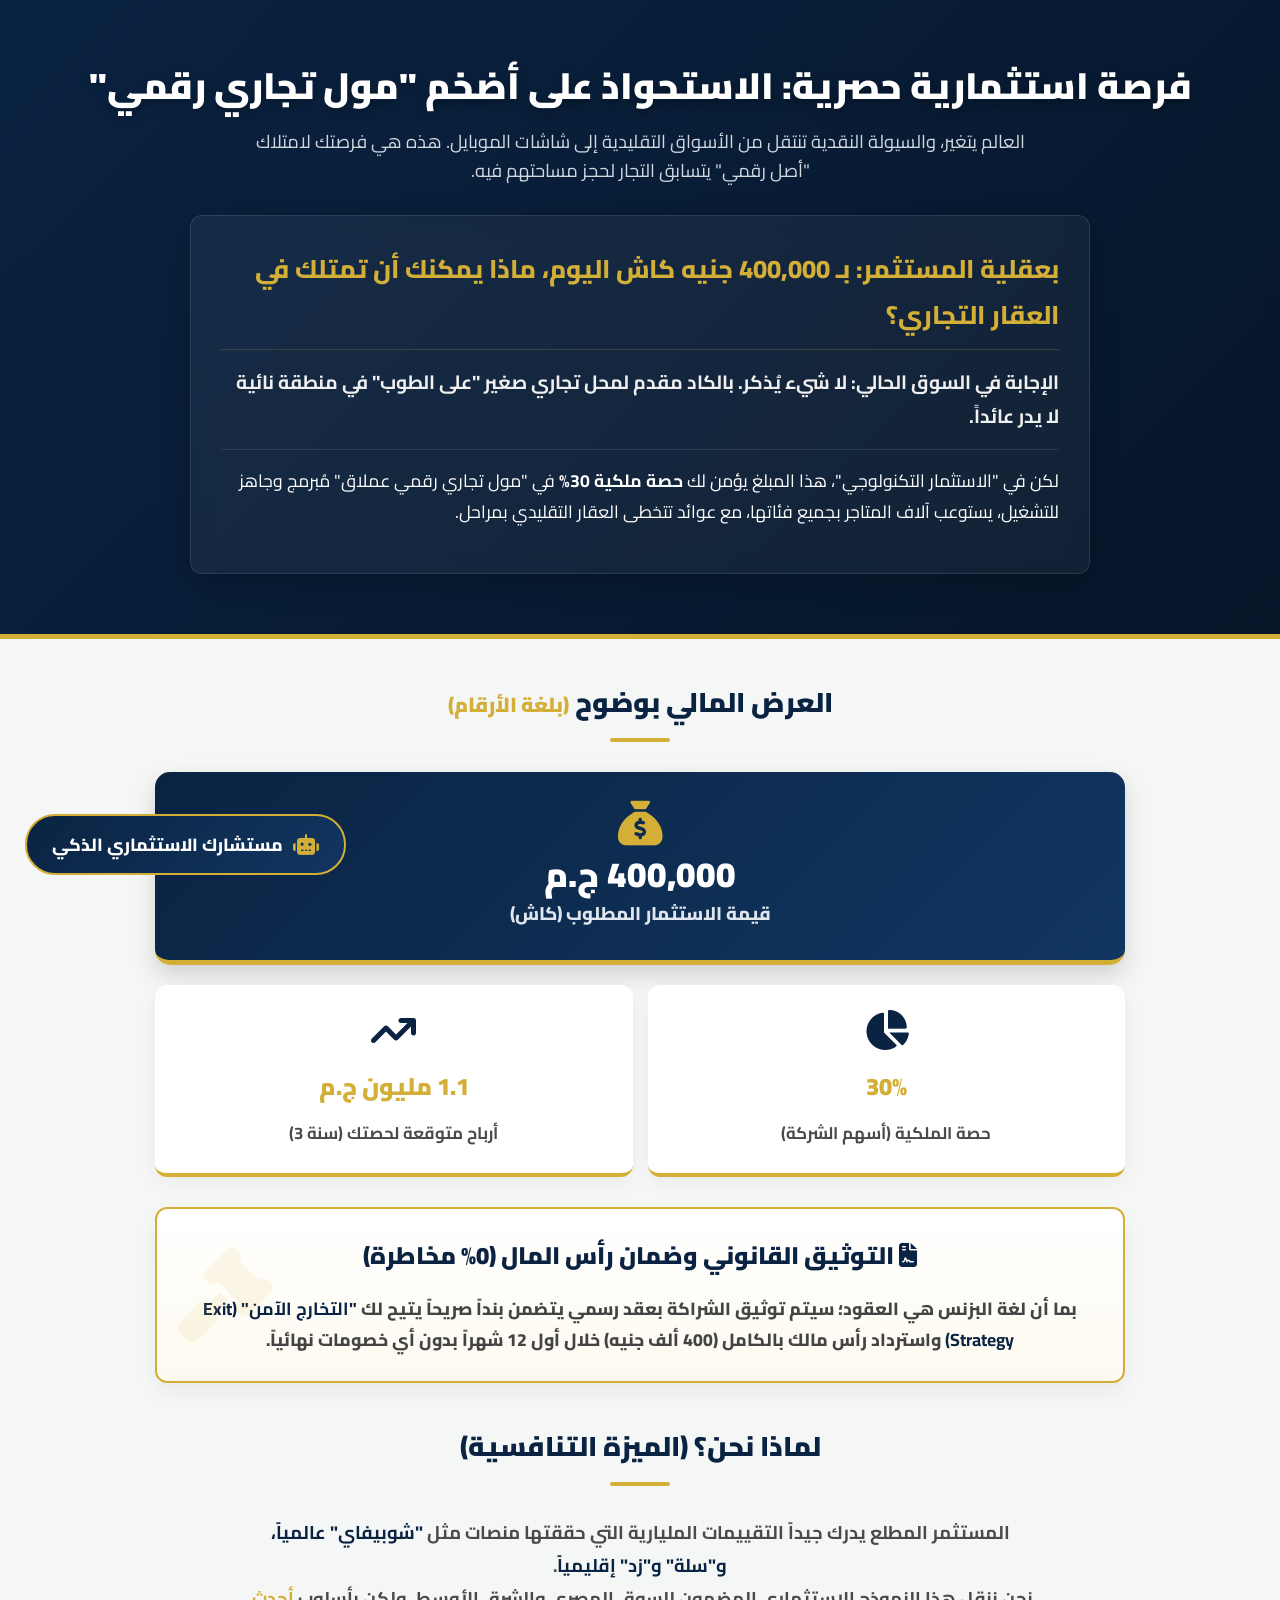
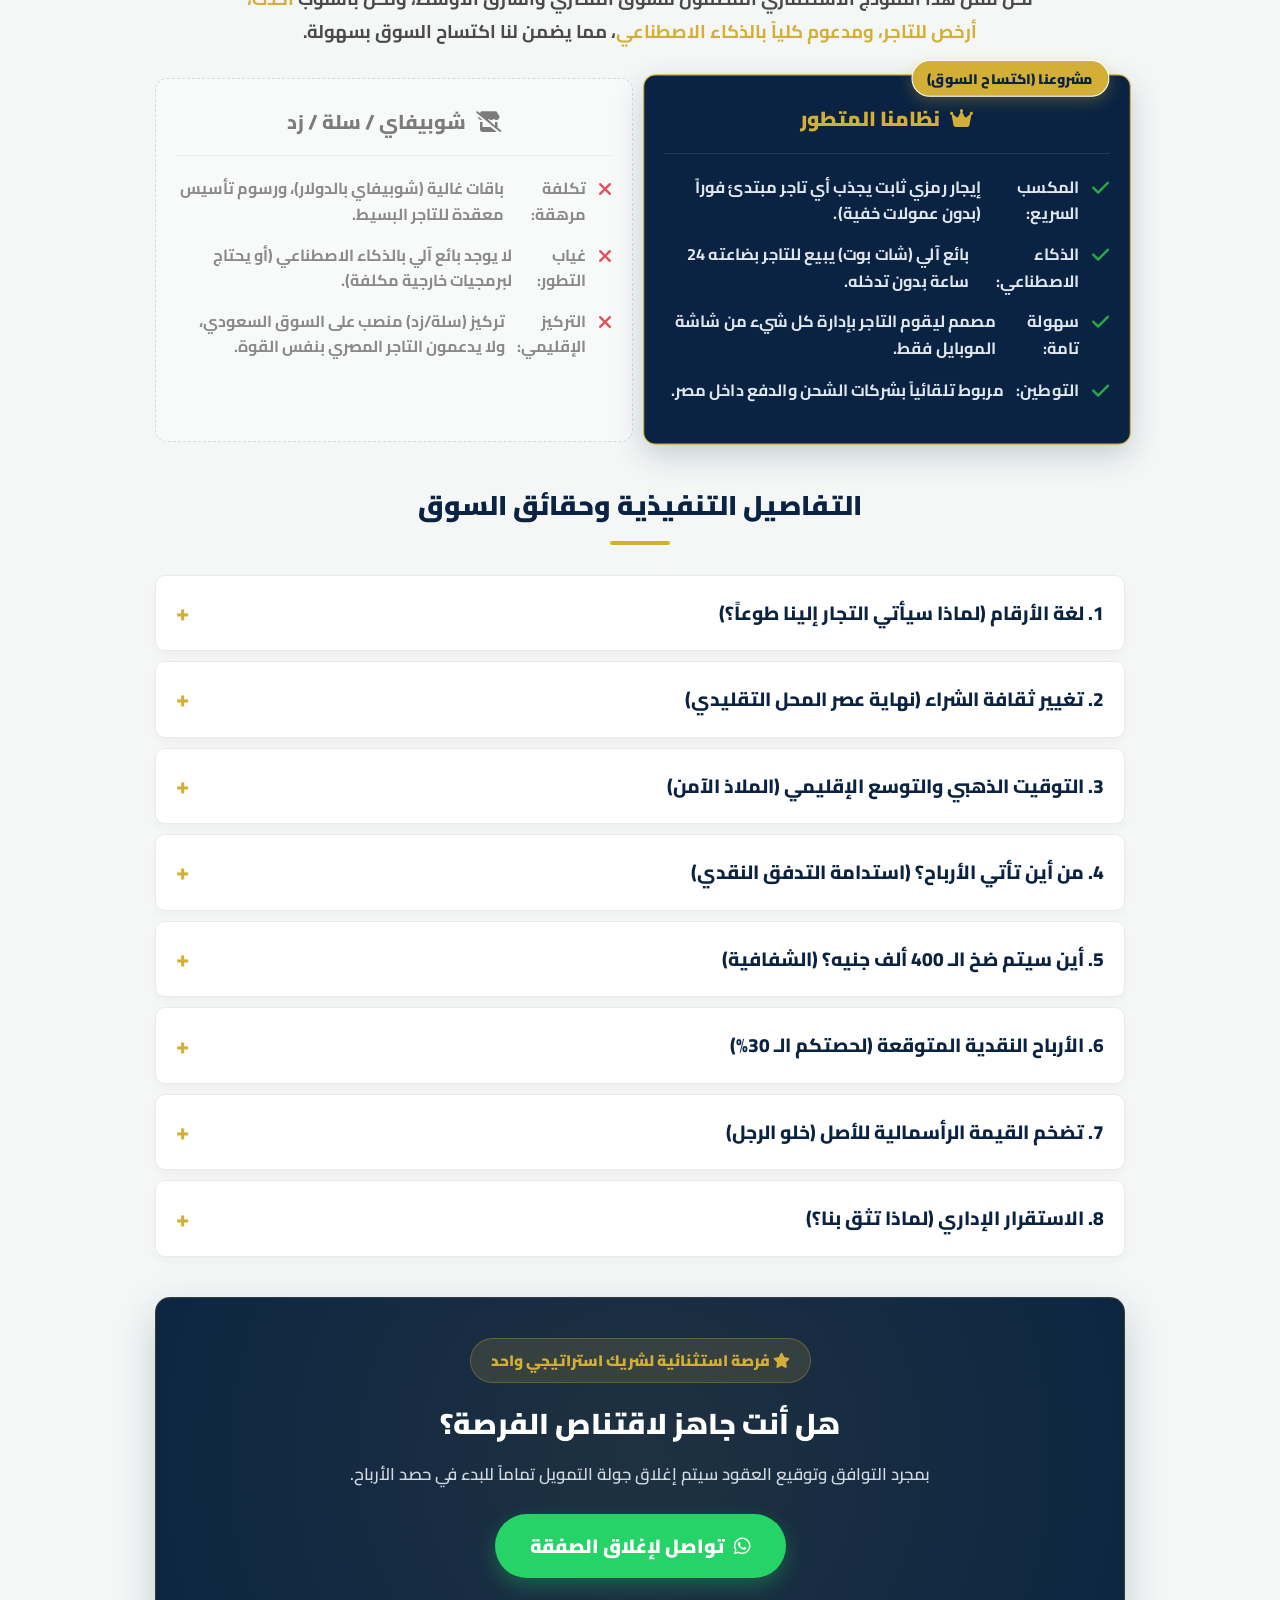
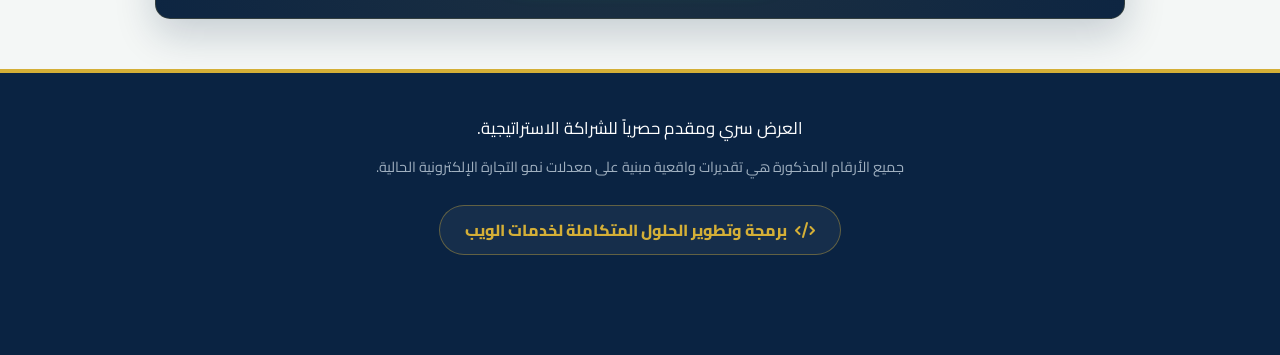
<file: store/index.html>
<!DOCTYPE html>
<html lang="ar" dir="rtl">
<head>
    <meta charset="UTF-8">
    <meta name="viewport" content="width=device-width, initial-scale=1.0, maximum-scale=1.0, user-scalable=no">
    <title>العرض الاستثماري | مشروع المول الرقمي العملاق</title>
    
    <link href="https://fonts.googleapis.com/css2?family=Cairo:wght@400;600;800;900&display=swap" rel="stylesheet">
    <link rel="stylesheet" href="https://cdnjs.cloudflare.com/ajax/libs/font-awesome/6.4.0/css/all.min.css">
    
    <style>
        :root {
            --primary: #0a2342;
            --secondary: #d4af37;
            --accent: #17508d;
            --bg-color: #f4f7f6;
            --text-dark: #1a1a1a;
            --text-light: #4a4a4a;
            --chat-bg: #ffffff;
            --success: #28a745;
            --danger: #dc3545;
        }

        * { box-sizing: border-box; margin: 0; padding: 0; scroll-behavior: smooth; }
        body { font-family: 'Cairo', sans-serif; background-color: var(--bg-color); color: var(--text-dark); line-height: 1.8; overflow-x: hidden; }

        @keyframes fadeInUp { from { opacity: 0; transform: translateY(20px); } to { opacity: 1; transform: translateY(0); } }
        .fade-in { animation: fadeInUp 0.6s ease-out forwards; opacity: 0; }

        /* الهيدر */
        .header-hero { background: linear-gradient(135deg, var(--primary) 0%, #061528 100%); color: white; padding: 60px 15px; text-align: center; border-bottom: 5px solid var(--secondary); }
        .header-hero h1 { font-size: 2.3rem; font-weight: 900; margin-bottom: 15px; line-height: 1.4; text-shadow: 0 4px 10px rgba(0,0,0,0.3); }
        .header-hero p.subtitle { font-size: 1.15rem; color: #d1d8e0; max-width: 800px; margin: 0 auto 30px; line-height: 1.6; }

        .hook-card { background: rgba(255, 255, 255, 0.05); backdrop-filter: blur(10px); border: 1px solid rgba(255,255,255,0.1); border-radius: 12px; padding: 30px; max-width: 900px; margin: 0 auto; text-align: right; box-shadow: 0 10px 30px rgba(0,0,0,0.2); }
        .hook-card h2 { color: var(--secondary); font-size: 1.6rem; margin-bottom: 15px; font-weight: 800; border-bottom: 1px solid rgba(212, 175, 55, 0.2); padding-bottom: 10px; }
        .hook-card p { font-size: 1.1rem; line-height: 1.8; margin-bottom: 15px; }

        /* المحتوى الأساسي */
        .container { max-width: 1000px; margin: 30px auto; padding: 0 15px; }
        .section-title { text-align: center; color: var(--primary); font-size: 1.7rem; font-weight: 900; margin-bottom: 30px; margin-top: 40px; }
        .section-title::after { content: ''; display: block; width: 60px; height: 4px; background-color: var(--secondary); margin: 10px auto 0; border-radius: 2px; }

        /* كروت الأرقام */
        .stat-card { background: white; padding: 25px 15px; border-radius: 12px; text-align: center; box-shadow: 0 5px 20px rgba(0,0,0,0.05); border-bottom: 4px solid var(--secondary); transition: transform 0.3s; }
        .stat-card:hover { transform: translateY(-10px); }
        .stat-icon { font-size: 2.5rem; color: var(--primary); margin-bottom: 15px; }
        .stat-card h3 { font-size: 1.5rem; font-weight: 900; color: var(--secondary); margin-bottom: 10px; }
        .stat-card p { font-size: 1.05rem; font-weight: 700; color: var(--text-light); }

        /* كروت المقارنة (متوافقة جداً مع الموبايل) */
        .main-stat-card { background: linear-gradient(135deg, var(--primary) 0%, #113661 100%); color: white; padding: 30px 20px; border-radius: 15px; text-align: center; box-shadow: 0 10px 25px rgba(0,0,0,0.15); margin-bottom: 20px; border-bottom: 5px solid var(--secondary); position: relative; overflow: hidden; }
        .main-stat-card .stat-icon { font-size: 2.8rem; color: var(--secondary); margin-bottom: 10px; }
        .main-stat-card h3 { font-size: 2.2rem; font-weight: 900; color: white; margin-bottom: 5px; line-height: 1; }
        .main-stat-card p { font-size: 1.15rem; color: #e0e6ed; font-weight: 800; margin: 0; }
        .stats-grid { display: grid; grid-template-columns: repeat(auto-fit, minmax(140px, 1fr)); gap: 15px; margin-bottom: 30px; }

        .vs-container { display: flex; flex-direction: column; gap: 15px; margin-bottom: 30px; }
        @media (min-width: 768px) { .vs-container { flex-direction: row; } .vs-card { flex: 1; } }
        .vs-card { border-radius: 12px; padding: 25px 20px; position: relative; transition: 0.3s; }
        .vs-card.ours { background: var(--primary); color: white; border: 1px solid var(--secondary); box-shadow: 0 10px 30px rgba(10, 35, 66, 0.2); z-index: 2; transform: scale(1.02); }
        .vs-card.theirs { background: #f8f9fa; border: 1px dashed #d1d8e0; opacity: 0.85; }
        
        .vs-card h3 { text-align: center; font-size: 1.25rem; margin-bottom: 20px; padding-bottom: 15px; display: flex; align-items: center; justify-content: center; gap: 10px; }
        .vs-card.ours h3 { color: var(--secondary); font-weight: 900; border-bottom: 1px solid rgba(255,255,255,0.1); }
        .vs-card.theirs h3 { color: #666; font-weight: 800; border-bottom: 1px solid #eaeaea; }
        
        .vs-card ul { list-style: none; padding: 0; }
        .vs-card ul li { margin-bottom: 15px; font-size: 1rem; font-weight: 700; display: flex; align-items: flex-start; gap: 12px; line-height: 1.6; }
        .vs-card.ours ul li { color: #e0e6ed; }
        .vs-card.theirs ul li { color: #777; }
        .vs-card.ours ul li i { color: var(--success); font-size: 1.2rem; margin-top: 4px; }
        .vs-card.theirs ul li i { color: var(--danger); font-size: 1.2rem; margin-top: 4px; }
        
        /* بادج التميز */
        .badge-pro { position: absolute; top: -15px; right: 20px; background: var(--secondary); color: var(--primary); padding: 5px 15px; border-radius: 20px; font-size: 0.85rem; font-weight: 900; box-shadow: 0 4px 15px rgba(212,175,55,0.3); border: 1px solid #fff; }

        /* الضمان القانوني */
        .legal-guarantee { background: linear-gradient(to bottom, #fff, #fdfaf0); border: 2px solid var(--secondary); padding: 25px; border-radius: 12px; text-align: center; margin-bottom: 35px; position: relative; overflow: hidden; box-shadow: 0 10px 20px rgba(0,0,0,0.05); }
        .legal-guarantee::before { content: '\f0e3'; font-family: 'Font Awesome 6 Free'; font-weight: 900; position: absolute; left: 20px; top: 50%; transform: translateY(-50%); font-size: 6rem; color: rgba(212, 175, 55, 0.1); pointer-events: none; }
        .legal-guarantee h3 { color: var(--primary); font-size: 1.5rem; margin-bottom: 15px; font-weight: 900; }
        .legal-guarantee p { font-size: 1.1rem; font-weight: 800; line-height: 1.8; color: #444; margin: 0; }

        /* قسم اتخاذ القرار (الـ CTA) */
        .cta-section { background: linear-gradient(135deg, var(--primary) 0%, #0a2342 100%); padding: 40px 20px; border-radius: 15px; text-align: center; color: white; margin-top: 40px; margin-bottom: 20px; position: relative; box-shadow: 0 15px 40px rgba(10, 35, 66, 0.2); border: 1px solid rgba(212, 175, 55, 0.2); overflow: hidden; }
        .cta-section::before { content: ''; position: absolute; top: -50%; left: -50%; width: 200%; height: 200%; background: radial-gradient(circle, rgba(212,175,55,0.1) 0%, transparent 60%); pointer-events: none; }
        .cta-section h2 { font-size: 1.8rem; font-weight: 900; color: white; margin-bottom: 15px; line-height: 1.4; position: relative; z-index: 1; }
        .cta-section p { font-size: 1.05rem; font-weight: 600; margin-bottom: 25px; max-width: 750px; margin-left: auto; margin-right: auto; line-height: 1.8; color: #d1d8e0; position: relative; z-index: 1; }
        .fomo-badge { display: inline-block; background: rgba(212, 175, 55, 0.15); color: var(--secondary); border: 1px solid rgba(212, 175, 55, 0.3); padding: 8px 20px; border-radius: 30px; font-weight: 900; font-size: 0.95rem; margin-bottom: 20px; position: relative; z-index: 1; }
        .cta-btn { display: inline-flex; align-items: center; justify-content: center; gap: 10px; background: #25D366; color: white; font-size: 1.2rem; font-weight: 900; text-decoration: none; padding: 15px 35px; border-radius: 50px; transition: all 0.3s ease; box-shadow: 0 8px 20px rgba(37, 211, 102, 0.3); cursor: pointer; z-index: 1; position: relative; }
        .cta-btn:hover { transform: translateY(-3px); box-shadow: 0 12px 25px rgba(37, 211, 102, 0.4); background: #20b858; }

        /* القوائم المنسدلة Accordions */
        .accordion { margin-bottom: 10px; border-radius: 10px; background: white; box-shadow: 0 4px 10px rgba(0,0,0,0.03); overflow: hidden; border: 1px solid #eaeaea; transition: 0.3s; }
        .accordion:hover { box-shadow: 0 6px 20px rgba(0,0,0,0.08); border-color: #d4af3755; }
        summary { padding: 20px 20px 20px 50px; font-size: 1.2rem; font-weight: 800; color: var(--primary); cursor: pointer; list-style: none; position: relative; outline: none; }
        summary::-webkit-details-marker { display: none; }
        summary::after { content: '+'; position: absolute; left: 20px; top: 50%; transform: translateY(-50%); font-size: 1.5rem; color: var(--secondary); transition: 0.3s; }
        details[open] summary::after { content: '−'; color: var(--primary); }
        details[open] summary { background-color: #fdfcf8; border-bottom: 1px solid #eaeaea; }
        .content { padding: 20px 25px; color: var(--text-light); font-size: 1.05rem; line-height: 1.9; }
        .content strong { color: var(--primary); font-weight: 800; }
        .content ul { padding-right: 20px; margin-top: 10px; }
        .content li { margin-bottom: 10px; }

        /* الترس و البوت (نفس الستايل الأصلي الخاص بك) */
        .admin-fab { position: fixed; bottom: 25px; right: 25px; display: flex; flex-direction: column-reverse; gap: 10px; z-index: 900; opacity: 0; pointer-events: none; transition: 0.5s; }
        .admin-fab.visible { opacity: 1; pointer-events: auto; }
        .main-fab { width: 45px; height: 45px; background-color: #e0e0e0; color: var(--primary); border-radius: 50%; display: flex; align-items: center; justify-content: center; font-size: 1.1rem; cursor: pointer; border: none; box-shadow: 0 4px 10px rgba(0,0,0,0.1); }
        .sub-fabs { display: flex; flex-direction: column; gap: 8px; opacity: 0; transform: translateY(20px); pointer-events: none; transition: 0.3s; }
        .admin-fab.open .sub-fabs { opacity: 1; transform: translateY(0); pointer-events: auto; }
        .sub-fab { width: 40px; height: 40px; background-color: #fff; color: var(--primary); border-radius: 50%; display: flex; align-items: center; justify-content: center; box-shadow: 0 2px 8px rgba(0,0,0,0.1); border: 1px solid #ddd; cursor: pointer; }

        @keyframes chatPulseGlow { 0% { box-shadow: 0 0 0 0 rgba(10,35,66,0.4); } 70% { box-shadow: 0 0 0 15px rgba(10,35,66,0); } 100% { box-shadow: 0 0 0 0 rgba(10,35,66,0); } }
        .chat-widget-container { position: fixed; bottom: 25px; left: 25px; z-index: 999; }
        .open-chat-btn { background: linear-gradient(135deg, var(--primary), #113661); color: white; border: 2px solid var(--secondary); padding: 12px 25px; border-radius: 30px; font-family: 'Cairo', sans-serif; font-size: 1.1rem; font-weight: 800; cursor: pointer; display: flex; align-items: center; gap: 10px; transition: all 0.3s ease; animation: chatPulseGlow 2s infinite; }
        .open-chat-btn:hover { transform: translateY(-5px); animation: none; box-shadow: 0 12px 30px rgba(0,0,0,0.4); background: linear-gradient(135deg, #113661, var(--primary)); }
        .open-chat-btn i { color: var(--secondary); font-size: 1.3rem; animation: pulse 2s infinite; }

        /* الشات بوكس */
        .gemini-chat { position: fixed; bottom: 25px; left: 25px; width: 380px; background-color: var(--chat-bg); border-radius: 15px; box-shadow: 0 15px 50px rgba(0,0,0,0.3); z-index: 1000; display: flex; flex-direction: column; transform: translateY(120%) scale(0.9); opacity: 0; transition: all 0.4s cubic-bezier(0.175, 0.885, 0.32, 1.275); overflow: hidden; border: 1px solid #ddd; }
        .gemini-chat.open { transform: translateY(0) scale(1); opacity: 1; }
        
        .chat-header { background-color: var(--primary); color: white; padding: 18px 20px; font-weight: 800; display: flex; justify-content: space-between; align-items: center; font-size: 1.1rem; border-bottom: 3px solid var(--secondary); }
        .header-title { display: flex; align-items: center; gap: 10px; }
        .header-actions { display: flex; gap: 15px; }
        .header-btn { background: none; border: none; color: var(--secondary); font-size: 1.4rem; cursor: pointer; transition: 0.2s; }
        .header-btn:hover { color: #fff; transform: scale(1.1); }
        
        .chat-messages { height: 400px; overflow-y: auto; padding: 20px; display: flex; flex-direction: column; gap: 15px; font-size: 0.95rem; background-color: #f9fbfd; scroll-behavior: smooth; }
        .message { padding: 12px 16px; border-radius: 12px; max-width: 85%; line-height: 1.6; font-weight: 600; word-wrap: break-word; }
        .message.gemini { background-color: #fff; color: var(--primary); align-self: flex-start; border-bottom-right-radius: 2px; border: 1px solid #e0e6ed; box-shadow: 0 2px 5px rgba(0,0,0,0.02); }
        .message.user { background-color: var(--primary); color: white; align-self: flex-end; border-bottom-left-radius: 2px; }
        .message img { max-width: 100%; border-radius: 8px; margin-top: 8px; border: 1px solid #ddd; }
        
        .suggestions-container { display: flex; flex-wrap: wrap; gap: 8px; margin-top: 10px; }
        .suggestion-chip { background: rgba(212, 175, 55, 0.1); color: var(--primary); border: 1px solid var(--secondary); padding: 8px 15px; border-radius: 20px; font-size: 0.85rem; cursor: pointer; font-weight: 700; transition: 0.2s; }
        .suggestion-chip:hover { background: var(--secondary); color: #fff; transform: translateY(-2px); }

        .chat-input-container { padding: 12px 15px; background: white; border-top: 1px solid #eee; display: flex; flex-direction: column; gap: 8px; }

        .chat-controls { display: flex; gap: 10px; align-items: center; }
        .action-btn { background: #f0f4f8; border: none; color: var(--primary); font-size: 1.2rem; cursor: pointer; width: 40px; height: 40px; border-radius: 50%; display: flex; align-items: center; justify-content: center; transition: 0.2s; }
        .action-btn:hover { background: #e0e6ed; color: var(--secondary); }
        .action-btn.recording { color: #fff; background-color: #d32f2f; animation: pulseRecord 1s infinite; }
        @keyframes pulseRecord { 0% { box-shadow: 0 0 0 0 rgba(211, 47, 47, 0.7); } 70% { box-shadow: 0 0 0 10px rgba(211, 47, 47, 0); } 100% { box-shadow: 0 0 0 0 rgba(211, 47, 47, 0); } }
        
        .chat-controls input { flex-grow: 1; padding: 12px 15px; border: 1px solid #ddd; border-radius: 25px; outline: none; font-family: 'Cairo', sans-serif; font-size: 0.95rem; background: #fafafa; }
        .chat-controls input:focus { border-color: var(--secondary); background: #fff; }
        .send-btn { background-color: var(--secondary); color: var(--primary); border: none; width: 42px; height: 42px; border-radius: 50%; cursor: pointer; display: flex; align-items: center; justify-content: center; font-size: 1.1rem; transition: 0.3s; }
        .send-btn:hover { background-color: #c5a030; transform: scale(1.05); }
        .typing-indicator { font-style: italic; color: #888; font-size: 0.85rem; display: none; padding: 0 20px 10px; font-weight: 600; }

        /* الفوتر */
        .footer-note { background-color: var(--primary); color: white; text-align: center; padding: 40px 15px 100px 15px; margin-top: 50px; border-top: 4px solid var(--secondary); }
        .footer-note p { margin-bottom: 10px; font-size: 1.05rem; }
        .footer-note .disclaimer { font-size: 0.9rem; color: #a0b0c0; margin-bottom: 25px; }
        .dev-link { display: inline-flex; align-items: center; gap: 8px; background-color: rgba(255,255,255,0.05); color: var(--secondary); text-decoration: none; font-weight: 800; font-size: 1rem; border: 1px solid rgba(212, 175, 55, 0.4); padding: 10px 25px; border-radius: 30px; transition: 0.3s; }
        .dev-link:hover { background-color: var(--secondary); color: var(--primary); transform: translateY(-3px); }

        /* إخفاء Tawk.to بالكامل مع إبقائه يعمل في الخلفية */
        iframe[src*="tawk.to"], .tawk-min-container, #tawkchat-minified-wrapper {
            display: none !important; opacity: 0 !important; visibility: hidden !important; z-index: -99999 !important; pointer-events: none !important; position: absolute !important; bottom: -9999px !important;
        }

        @media (max-width: 768px) {
            .header-hero { padding: 15px 15px 25px; }
            .header-hero h1 { font-size: 1.4rem; line-height: 1.4; margin-bottom: 10px; }
            .header-hero p.subtitle { font-size: 0.95rem; line-height: 1.5; margin-bottom: 15px; }
            .hook-card { padding: 15px; margin-top: 15px; }
            .hook-card h2 { font-size: 1.1rem; margin-bottom: 10px; line-height: 1.5; }
            .hook-card p { font-size: 0.9rem !important; line-height: 1.6; margin-bottom: 10px; }
            .section-title { font-size: 1.3rem; margin-top: 25px; margin-bottom: 20px; }
            .main-stat-card { padding: 20px 15px; }
            .main-stat-card h3 { font-size: 1.8rem; }
            .stat-card { padding: 15px 10px; }
            .stat-card h3 { font-size: 1.2rem; margin-bottom: 5px; }
            .stat-card p { font-size: 0.85rem; }
            summary { font-size: 1rem; padding: 12px 15px 12px 35px; }
            .content { font-size: 0.95rem; padding: 15px; line-height: 1.7; }
            .chat-widget-container { bottom: 15px; left: 15px; z-index: 9999; }
            .admin-fab { bottom: 15px; right: 15px; }
            .open-chat-btn { padding: 10px 15px; font-size: 0.95rem; }
            .gemini-chat { width: calc(100vw - 20px); left: 10px; bottom: 10px; height: 88vh; max-height: 650px; z-index: 10000; }
            .chat-messages { height: calc(100% - 130px); padding: 15px; }
            .cta-section h2 { font-size: 1.5rem; }
            .cta-btn { padding: 12px 25px; font-size: 1.05rem; width: 100%; }
        }
    </style>
</head>
<body>

    <header class="header-hero">
        <h1 class="fade-in">فرصة استثمارية حصرية: الاستحواذ على أضخم "مول تجاري رقمي"</h1>
        <p class="subtitle fade-in" style="animation-delay: 0.1s;">العالم يتغير، والسيولة النقدية تنتقل من الأسواق التقليدية إلى شاشات الموبايل. هذه هي فرصتك لامتلاك "أصل رقمي" يتسابق التجار لحجز مساحتهم فيه.</p>
        
        <div class="hook-card fade-in" style="animation-delay: 0.2s;">
            <h2>بعقلية المستثمر: بـ 400,000 جنيه كاش اليوم، ماذا يمكنك أن تمتلك في العقار التجاري؟</h2>
            <p style="font-size: 1.2rem; color: #f0f0f0; font-weight: bold;">الإجابة في السوق الحالي: لا شيء يُذكر. بالكاد مقدم لمحل تجاري صغير "على الطوب" في منطقة نائية لا يدر عائداً.</p>
            <p style="margin-top: 15px; border-top: 1px solid rgba(255,255,255,0.1); padding-top: 15px;">لكن في "الاستثمار التكنولوجي"، هذا المبلغ يؤمن لك <strong>حصة ملكية 30%</strong> في "مول تجاري رقمي عملاق" مُبرمج وجاهز للتشغيل، يستوعب آلاف المتاجر بجميع فئاتها، مع عوائد تتخطى العقار التقليدي بمراحل.</p>
        </div>
    </header>

    <div class="container fade-in" style="animation-delay: 0.4s;">
        
        <!-- قسم الأرقام والإحصائيات السريعة -->
        <h2 class="section-title">العرض المالي بوضوح <span style="font-size: 0.75em; color: var(--secondary); display: inline-block;">(بلغة الأرقام)</span></h2>
        
        <div class="main-stat-card fade-in">
            <i class="fa-solid fa-sack-dollar stat-icon"></i>
            <h3>400,000 ج.م</h3>
            <p>قيمة الاستثمار المطلوب (كاش)</p>
        </div>

        <div class="stats-grid fade-in" style="animation-delay: 0.2s;">
            <div class="stat-card">
                <i class="fa-solid fa-chart-pie stat-icon"></i>
                <h3>30%</h3>
                <p>حصة الملكية (أسهم الشركة)</p>
            </div>
            <div class="stat-card">
                <i class="fa-solid fa-arrow-trend-up stat-icon"></i>
                <h3>1.1 مليون ج.م</h3>
                <p>أرباح متوقعة لحصتك (سنة 3)</p>
            </div>
        </div>

        <!-- الضمان القانوني (رسالة طمأنة لرجل العقارات) -->
        <div class="legal-guarantee">
            <h3><i class="fa-solid fa-file-contract"></i> التوثيق القانوني وضمان رأس المال (0% مخاطرة)</h3>
            <p>بما أن لغة البزنس هي العقود؛ سيتم توثيق الشراكة بعقد رسمي يتضمن بنداً صريحاً يتيح لك <strong style="color: var(--primary);">"التخارج الآمن" (Exit Strategy)</strong> واسترداد رأس مالك بالكامل (400 ألف جنيه) خلال أول 12 شهراً بدون أي خصومات نهائياً.</p>
        </div>

        <!-- قسم الميزة التنافسية (كروت الموبايل) -->
        <h2 class="section-title">لماذا نحن؟ (الميزة التنافسية)</h2>
        
        <p style="text-align: center; font-size: 1.15rem; font-weight: 700; color: var(--text-light); margin-bottom: 30px; max-width: 800px; margin-left: auto; margin-right: auto; line-height: 1.8;">
            المستثمر المطلع يدرك جيداً التقييمات المليارية التي حققتها منصات مثل <strong style="color: var(--primary);">"شوبيفاي" عالمياً، و"سلة" و"زد" إقليمياً</strong>. <br>
            نحن ننقل هذا النموذج الاستثماري المضمون للسوق المصري والشرق الأوسط، ولكن بأسلوب <span style="color: var(--secondary);">أحدث، أرخص للتاجر، ومدعوم كلياً بالذكاء الاصطناعي</span>، مما يضمن لنا اكتساح السوق بسهولة.
        </p>

        <div class="vs-container">
            <div class="vs-card ours">
                <span class="badge-pro">مشروعنا (اكتساح السوق)</span>
                <h3><i class="fa-solid fa-crown"></i> نظامنا المتطور</h3>
                <ul>
                    <li><i class="fa-solid fa-check"></i> <strong>المكسب السريع:</strong> إيجار رمزي ثابت يجذب أي تاجر مبتدئ فوراً (بدون عمولات خفية).</li>
                    <li><i class="fa-solid fa-check"></i> <strong>الذكاء الاصطناعي:</strong> بائع آلي (شات بوت) يبيع للتاجر بضاعته 24 ساعة بدون تدخله.</li>
                    <li><i class="fa-solid fa-check"></i> <strong>سهولة تامة:</strong> مصمم ليقوم التاجر بإدارة كل شيء من شاشة الموبايل فقط.</li>
                    <li><i class="fa-solid fa-check"></i> <strong>التوطين:</strong> مربوط تلقائياً بشركات الشحن والدفع داخل مصر.</li>
                </ul>
            </div>
            
            <div class="vs-card theirs">
                <h3><i class="fa-solid fa-store-slash"></i> شوبيفاي / سلة / زد</h3>
                <ul>
                    <li><i class="fa-solid fa-xmark"></i> <strong>تكلفة مرهقة:</strong> باقات غالية (شوبيفاي بالدولار)، ورسوم تأسيس معقدة للتاجر البسيط.</li>
                    <li><i class="fa-solid fa-xmark"></i> <strong>غياب التطور:</strong> لا يوجد بائع آلي بالذكاء الاصطناعي (أو يحتاج لبرمجيات خارجية مكلفة).</li>
                    <li><i class="fa-solid fa-xmark"></i> <strong>التركيز الإقليمي:</strong> تركيز (سلة/زد) منصب على السوق السعودي، ولا يدعمون التاجر المصري بنفس القوة.</li>
                </ul>
            </div>
        </div>

        <h2 class="section-title">التفاصيل التنفيذية وحقائق السوق</h2>

        <details class="accordion">
            <summary>1. لغة الأرقام (لماذا سيأتي التجار إلينا طوعاً؟)</summary>
            <div class="content">
                التاجر اليوم يدرك أن من لا يبيع "أونلاين" سيخرج من السوق غداً. لكن تكلفة إنشاء متجر إلكتروني مستقل لا تقل عن <strong>15,000 جنيه</strong>، ولبناء متجر احترافي بنفس مواصفاتنا سيتكلف أكثر من <strong>70,000 جنيه</strong>!<br><br>
                نحن نوفر للتاجر كل هذه التكنولوجيا المتطورة بنظام "الإيجار الشهري الرمزي"، مما يضمن لنا السيطرة على أكبر شريحة من التجار الباحثين عن حلول سريعة وغير مكلفة.
            </div>
        </details>

        <details class="accordion">
            <summary>2. تغيير ثقافة الشراء (نهاية عصر المحل التقليدي)</summary>
            <div class="content">
                المستهلك اليوم أصبح يفضل الشراء من هاتفه وهو جالس في منزله بدلاً من النزول للأسواق. المول الرقمي الخاص بنا يوفر للتاجر "فريق عمل رقمي" يعمل لصالحه 24 ساعة ليلبي طلبات هذا المستهلك:
                <ul>
                    <li><strong>اصطياد زبون السهرة:</strong> المحلات تغلق أبوابها، لكن متجرنا لا ينام. البوت الآلي يستقبل طلبات العملاء ليلاً، ويتمم البيع.</li>
                    <li><strong>حارس المخزن الأمين:</strong> نظام محاسبي متكامل يجرد البضاعة بالقطعة، يحسب الأرباح، ويمنع السرقات.</li>
                    <li><strong>تسييل البضاعة الراكدة:</strong> النظام ينبه التاجر للأصناف التي لا تُباع ليقوم بعمل عروض عليها وتوفير سيولة نقدية.</li>
                </ul>
            </div>
        </details>

        <details class="accordion">
            <summary>3. التوقيت الذهبي والتوسع الإقليمي (الملاذ الآمن)</summary>
            <div class="content">
                في ظل الظروف العالمية والأزمات الاقتصادية، أثبتت التجارة الإلكترونية أنها <strong>القطاع الوحيد المحصن والمستمر في النمو</strong>.<br>
                كما أن استثمارك غير محصور في مصر؛ فبمجرد تثبيت أقدامنا محلياً، النظام مهيأ تقنياً للاستنساخ في <strong>السوق السعودي والإماراتي</strong>، مما يعني تحصيل إيجارات بالعملة الصعبة (الريال والدرهم) ومضاعفة عوائدك الاستثمارية.
            </div>
        </details>

        <details class="accordion">
            <summary>4. من أين تأتي الأرباح؟ (استدامة التدفق النقدي)</summary>
            <div class="content">
                نموذج العمل مصمم ليضمن تدفقاً نقدياً مستمراً (Cash Flow) تماماً كالعقارات:
                <ul>
                    <li><strong>الإيجارات الشهرية/السنوية:</strong> اشتراكات ثابتة يدفعها آلاف التجار للتواجد في المول.</li>
                    <li><strong>الترقيات الإضافية:</strong> اشتراكات لخدمات متقدمة مثل ربط المتجر بوابات الدفع الإلكتروني (فيزا) وشركات الشحن.</li>
                    <li><strong>خدمات التشطيب الرقمي:</strong> تجهيز المتاجر للمبتدئين "تسليم مفتاح" بمقابل إضافي.</li>
                </ul>
            </div>
        </details>

        <details class="accordion">
            <summary>5. أين سيتم ضخ الـ 400 ألف جنيه؟ (الشفافية)</summary>
            <div class="content">
                <strong>التأسيس البرمجي مكتمل 100%!</strong> أموالك لن تُصرف على تجارب، بل ستوجه بالكامل للتسويق والتشغيل:
                <ul>
                    <li><strong>البنية التحتية القوية:</strong> حجز سيرفرات سحابية عملاقة قادرة على استيعاب آلاف الزوار يومياً دون أعطال.</li>
                    <li><strong>التسويق الشرس:</strong> إطلاق حملات إعلانية مكثفة لضم تجار الملابس والقطاعي لبدء تحصيل الإيجارات فوراً.</li>
                </ul>
                <em>يتم الدفع على مراحل لضمان الشفافية والمصداقية.</em>
            </div>
        </details>

        <details class="accordion">
            <summary>6. الأرباح النقدية المتوقعة (لحصتكم الـ 30%)</summary>
            <div class="content">
                بناءً على دراسة سوق متحفظة جداً:
                <ul>
                    <li><strong>السنة الأولى:</strong> تُعاد استثمار الأرباح للسيطرة على السوق وتكبير القاعدة.</li>
                    <li><strong>السنة الثانية (الاستهداف: 500 متجر):</strong> أرباح نقدية صافية لحصتكم <strong>~ 342,000 جنيه</strong>.</li>
                    <li><strong>السنة الثالثة (الاستهداف: 1200 متجر):</strong> أرباح نقدية صافية <strong>~ 1,185,000 جنيه</strong>.</li>
                    <li><strong>السنة الرابعة (الاستهداف: 2500 متجر):</strong> أرباح نقدية صافية <strong>~ 3,450,000 جنيه</strong>.</li>
                </ul>
            </div>
        </details>

        <details class="accordion">
            <summary>7. تضخم القيمة الرأسمالية للأصل (خلو الرجل)</summary>
            <div class="content">
                تماما كالعقار الذي يرتفع ثمنه مع الوقت، حصتك في الشركة كـ "أصل" تتضاعف قيمتها:
                <ul>
                    <li>بنهاية <strong>السنة الأولى</strong>: قيمة حصتكم كأصل مُقدر للبيع تبلغ <strong>750,000 جنيه</strong>.</li>
                    <li>بنهاية <strong>السنة الثالثة</strong>: تتضخم قيمة الحصة لتصل إلى <strong>3,600,000 جنيه</strong>.</li>
                </ul>
            </div>
        </details>

        <details class="accordion">
            <summary>8. الاستقرار الإداري (لماذا تثق بنا؟)</summary>
            <div class="content">
                أنت تشارك كياناً راسخاً ومستقراً:
                <ul>
                    <li>خبرة فعلية تزيد عن <strong>23 عاماً</strong> في تأسيس البرمجيات وإدارة السيرفرات.</li>
                    <li>ندير عملياتنا من مقراتنا الإدارية المعروفة في (شيراتون هليوبوليس) و (ميدان الحجاز).</li>
                </ul>
            </div>
        </details>

        <!-- قسم الدعوة لاتخاذ الإجراء CTA -->
        <div class="cta-section fade-in">
            <span class="fomo-badge"><i class="fa-solid fa-star"></i> فرصة استثنائية لشريك استراتيجي واحد</span>
            <h2>هل أنت جاهز لاقتناص الفرصة؟</h2>
            <p>بمجرد التوافق وتوقيع العقود سيتم إغلاق جولة التمويل تماماً للبدء في حصد الأرباح.</p>
            <!-- قم بتعديل رقم الهاتف في الرابط أدناه -->
            <a href="https://wa.me/201090921815?text=أهلاً،%20اطلعت%20على%20العرض%20الاستثماري%20للمول%20الرقمي%20وأرغب%20في%20إتمام%20الشراكة" class="cta-btn" target="_blank"><i class="fa-brands fa-whatsapp"></i> تواصل لإغلاق الصفقة</a>
        </div>
    </div>

    <!-- الترس الثابت -->
    <div class="admin-fab" id="adminFabContainer">
        <button class="main-fab" id="mainFab"><i class="fa-solid fa-gear"></i></button>
        <div class="sub-fabs">
            <button class="sub-fab" id="scrollTop"><i class="fa-solid fa-arrow-up"></i></button>
            <button class="sub-fab" id="closeTabs"><i class="fa-solid fa-xmark"></i></button>
        </div>
    </div>

    <!-- زر فتح الشات -->
    <div class="chat-widget-container">
        <button class="open-chat-btn" id="openChat">
            <i class="fa-solid fa-robot"></i> مستشارك الاستثماري الذكي
        </button>
    </div>

    <!-- نافذة الشات الذكي -->
    <div class="gemini-chat" id="geminiChat">
        <div class="chat-header">
            <div class="header-title"><i class="fa-solid fa-chart-line"></i> المستشار المالي للمشروع</div>
            <div class="header-actions">
                <button class="header-btn" id="toggleSoundBtn" title="كتم/تشغيل الصوت"><i class="fa-solid fa-volume-up"></i></button>
                <button class="header-btn" id="closeChat" title="إغلاق النافذة">&times;</button>
            </div>
        </div>
        <div class="chat-messages" id="chatMessages">
            <div class="message gemini">
                أهلاً بحضرتك يا فندم. أنا الذكاء الاصطناعي الملحق بهذا العرض للإجابة على استفساراتك.<br>
                يسعدني الرد على أي سؤال يخص الأرباح، الضمانات، أو تفاصيل السوق.<br>
                <small style="color:#666; display:block; margin-top:5px;">* يمكنك التحدث معي صوتياً بالضغط على علامة الميكروفون بالأسفل.</small>
                <div class="suggestions-container">
                    <span class="suggestion-chip" onclick="fillAndSend('كيف ننافس المنصات الأخرى؟')">كيف ننافس المنصات الأخرى؟</span>
                    <span class="suggestion-chip" onclick="fillAndSend('ما هي تفاصيل الضمان لعدم الخسارة؟')">الضمان المالي؟</span>
                    <span class="suggestion-chip" onclick="fillAndSend('كيف نضمن إقبال التجار؟')">إقبال التجار؟</span>
                </div>
            </div>
        </div>
        <div class="typing-indicator" id="typingIndicator">يقوم المستشار بالتحليل...</div>
        
        <div class="chat-input-container">
            <div class="chat-controls">
                <button class="action-btn" id="voiceBtn" title="تحدث معي بالصوت"><i class="fa-solid fa-microphone"></i></button>
                
                <input type="text" id="chatInput" placeholder="اكتب سؤالك، أو اختر من الأعلى...">
                <button class="send-btn" id="sendMessage"><i class="fa-solid fa-paper-plane"></i></button>
            </div>
        </div>
    </div>

    <!-- الفوتر -->
    <div class="footer-note fade-in">
        <p>العرض سري ومقدم حصرياً للشراكة الاستراتيجية.</p>
        <p class="disclaimer">جميع الأرقام المذكورة هي تقديرات واقعية مبنية على معدلات نمو التجارة الإلكترونية الحالية.</p>
        <a href="https://www.3yuon.com" target="_blank" class="dev-link"><i class="fa-solid fa-code"></i> برمجة وتطوير الحلول المتكاملة لخدمات الويب</a>
    </div>

    <!-- كود Tawk.to لتتبع دخول المستثمر (مخفي برمجياً ومن خلال CSS) -->
    <script type="text/javascript">
        var Tawk_API=Tawk_API||{}, Tawk_LoadStart=new Date();
        Tawk_API.onLoad = function(){
            Tawk_API.hideWidget(); // إخفاء الويدجت عن طريق الـ API الخاص بهم
        };
        (function(){
            var s1=document.createElement("script"),s0=document.getElementsByTagName("script")[0];
            s1.async=true;
            s1.src='https://embed.tawk.to/69a14c753ed46b1c34affa79/1jif15b13';
            s1.charset='UTF-8';
            s1.setAttribute('crossorigin','*');
            s0.parentNode.insertBefore(s1,s0);
        })();
    </script>

    <!-- سكريبت التفاعلات الخاصة بالصفحة والبوت -->
    <script>
        const WORKER_URL = 'https://gemini-proxy.m-fathy-13786.workers.dev'; 
        
        let chatHistory = []; 
        let isMuted = false;

        const accordions = document.querySelectorAll('details.accordion');
        const adminFabContainer = document.getElementById('adminFabContainer');
        const mainFab = document.getElementById('mainFab');
        const chatWidget = document.querySelector('.chat-widget-container');
        const geminiChat = document.getElementById('geminiChat');
        
        // الترس في آخر الصفحة
        window.addEventListener('scroll', () => {
            if ((window.innerHeight + window.scrollY) >= document.body.offsetHeight - 250) {
                adminFabContainer.classList.add('visible');
            } else {
                adminFabContainer.classList.remove('visible');
                adminFabContainer.classList.remove('open');
            }
        });

        mainFab.addEventListener('click', () => adminFabContainer.classList.toggle('open'));
        document.getElementById('scrollTop').addEventListener('click', () => window.scrollTo(0, 0));
        document.getElementById('closeTabs').addEventListener('click', () => { accordions.forEach(acc => acc.open = false); adminFabContainer.classList.remove('open'); });

        // الشات
        document.getElementById('openChat').addEventListener('click', () => { 
            geminiChat.classList.add('open'); 
            chatWidget.style.display = 'none';
        });
        document.getElementById('closeChat').addEventListener('click', () => { 
            geminiChat.classList.remove('open'); 
            setTimeout(() => chatWidget.style.display = 'block', 300); 
            if (window.speechSynthesis) window.speechSynthesis.cancel();
        });

        // الصوت
        const toggleSoundBtn = document.getElementById('toggleSoundBtn');
        toggleSoundBtn.addEventListener('click', () => {
            isMuted = !isMuted;
            toggleSoundBtn.innerHTML = isMuted ? '<i class="fa-solid fa-volume-xmark"></i>' : '<i class="fa-solid fa-volume-up"></i>';
            if (isMuted && window.speechSynthesis) window.speechSynthesis.cancel();
        });

        function speakText(text) {
            if (isMuted || !window.speechSynthesis) return;
            const cleanText = text.replace(/[*#_`]/g, '');
            const utterance = new SpeechSynthesisUtterance(cleanText);
            utterance.lang = 'ar-SA';
            utterance.rate = 1.05;
            window.speechSynthesis.speak(utterance);
        }

        // المايك
        const voiceBtn = document.getElementById('voiceBtn');
        const chatInput = document.getElementById('chatInput');
        const SpeechRecognition = window.SpeechRecognition || window.webkitSpeechRecognition;
        if (SpeechRecognition) {
            const recognition = new SpeechRecognition();
            recognition.lang = 'ar-EG';
            recognition.continuous = false;

            voiceBtn.addEventListener('click', () => {
                if (window.speechSynthesis) window.speechSynthesis.cancel();
                recognition.start();
                voiceBtn.classList.add('recording');
                chatInput.placeholder = "تحدث الآن...";
            });
            recognition.onresult = (e) => {
                chatInput.value += e.results[0][0].transcript + " ";
            };
            recognition.onend = () => {
                voiceBtn.classList.remove('recording');
                chatInput.placeholder = "اكتب سؤالك، أو اختر من الأعلى...";
            };
        } else {
            voiceBtn.style.display = 'none';
        }

        function fillAndSend(text) {
            chatInput.value = text;
            handleUserMessage();
        }

        async function handleUserMessage() {
            const userText = chatInput.value.trim();
            if (!userText) return;

            if (window.speechSynthesis) window.speechSynthesis.cancel();

            const messageDiv = document.createElement('div');
            messageDiv.classList.add('message', 'user');
            if (userText) messageDiv.innerText = userText;
            document.getElementById('chatMessages').appendChild(messageDiv);
            document.getElementById('chatMessages').scrollTop = document.getElementById('chatMessages').scrollHeight;

            let userParts = [];
            if (userText) userParts.push({ text: userText });

            chatHistory.push({ role: "user", parts: userParts });

            chatInput.value = "";
            document.getElementById('typingIndicator').style.display = 'block';

            const suggestions = document.querySelector('.suggestions-container');
            if(suggestions) suggestions.style.display = 'none';

            try {
                const response = await fetch(WORKER_URL, {
                    method: 'POST',
                    headers: { 'Content-Type': 'application/json' },
                    body: JSON.stringify({
                        contents: chatHistory
                    })
                });

                const data = await response.json();
                if (response.ok && data.candidates) {
                    const botText = data.candidates[0].content.parts[0].text;
                    addMessage(botText, 'gemini');
                    chatHistory.push({ role: "model", parts: [{ text: botText }] });
                    speakText(botText);
                } else {
                    addMessage("⚠️ عذراً، خطأ تقني من السيرفر.", 'error');
                    chatHistory.pop();
                }
            } catch (error) {
                addMessage("⚠️ لا يوجد اتصال بالإنترنت.", 'error');
                chatHistory.pop();
            } finally {
                document.getElementById('typingIndicator').style.display = 'none';
            }
        }

        document.getElementById('sendMessage').addEventListener('click', handleUserMessage);
        chatInput.addEventListener('keypress', (e) => { if (e.key === 'Enter') handleUserMessage(); });

        function addMessage(text, sender) {
            const chatMessages = document.getElementById('chatMessages');
            const msgDiv = document.createElement('div');
            msgDiv.classList.add('message', sender);
            msgDiv.innerHTML = text.replace(/\n/g, '<br>');
            chatMessages.appendChild(msgDiv);
            chatMessages.scrollTop = chatMessages.scrollHeight;
        }
    </script>
</body>
</html>
</file>
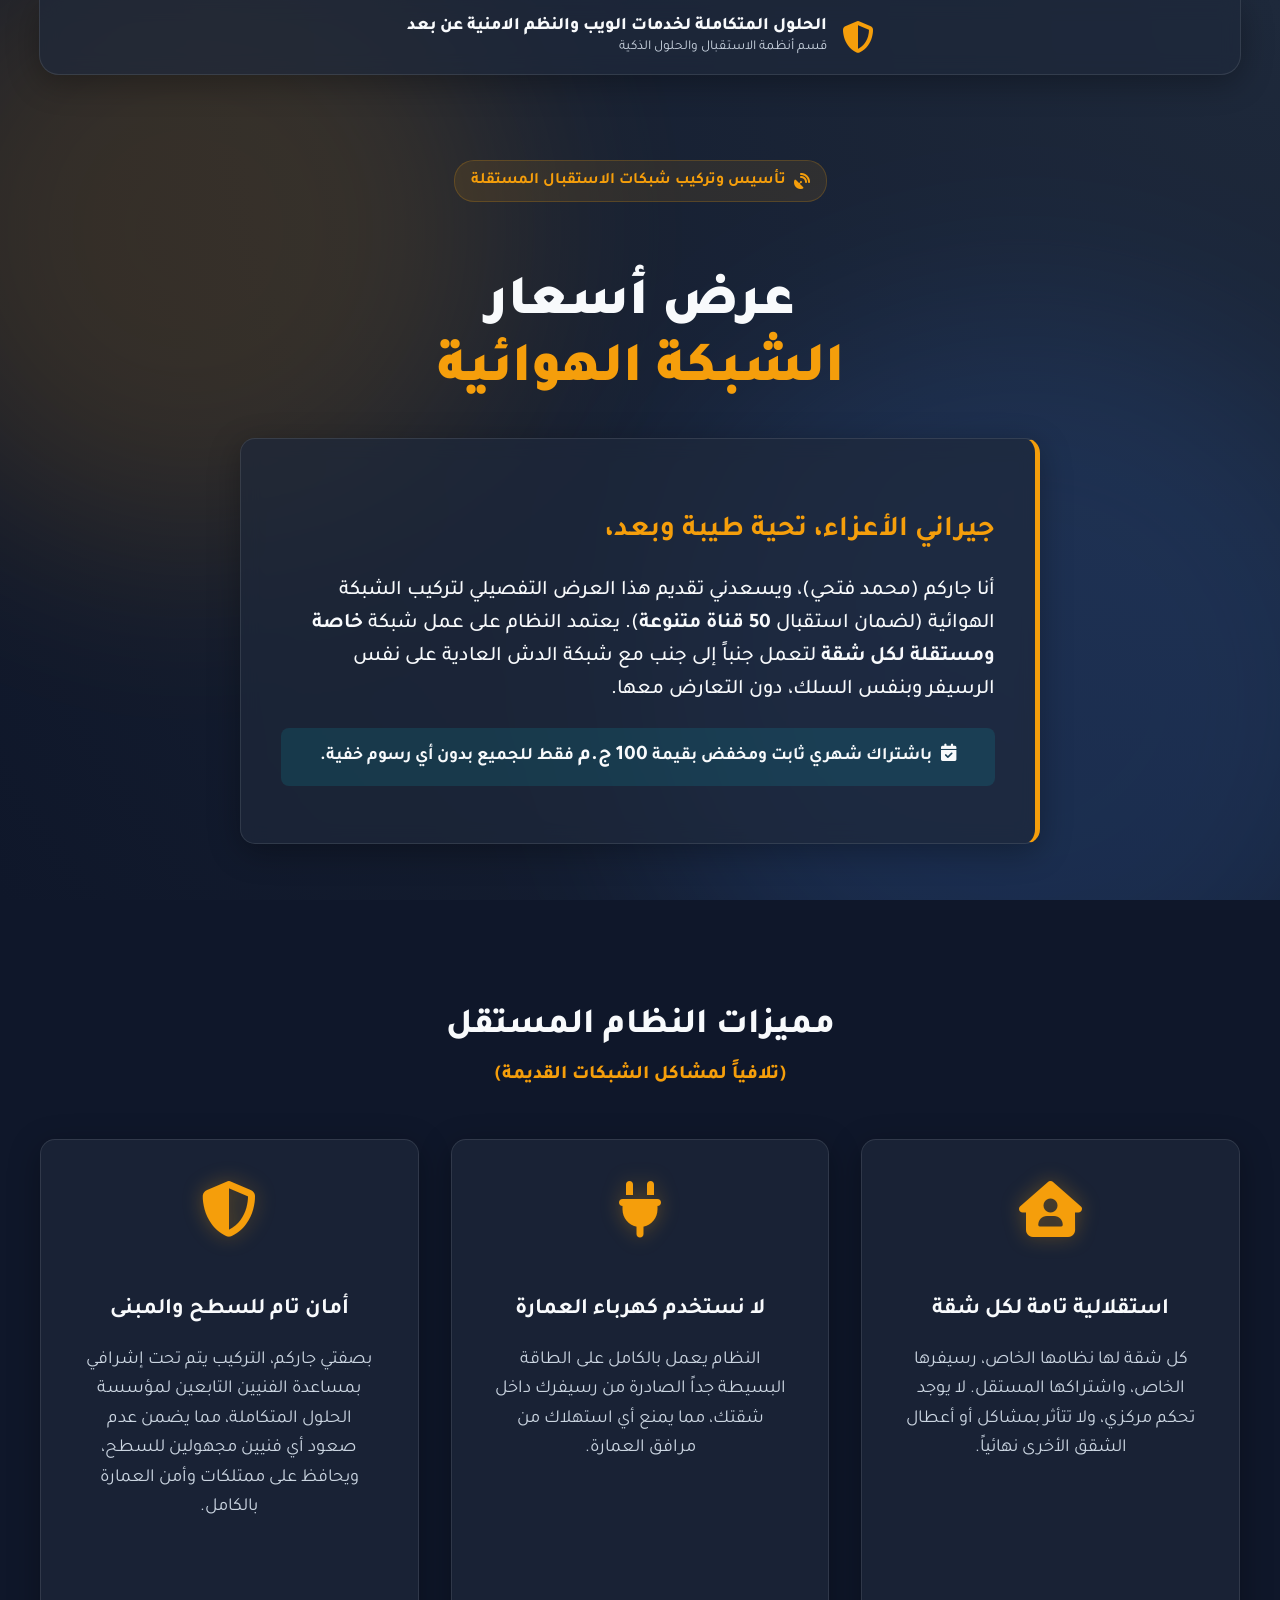
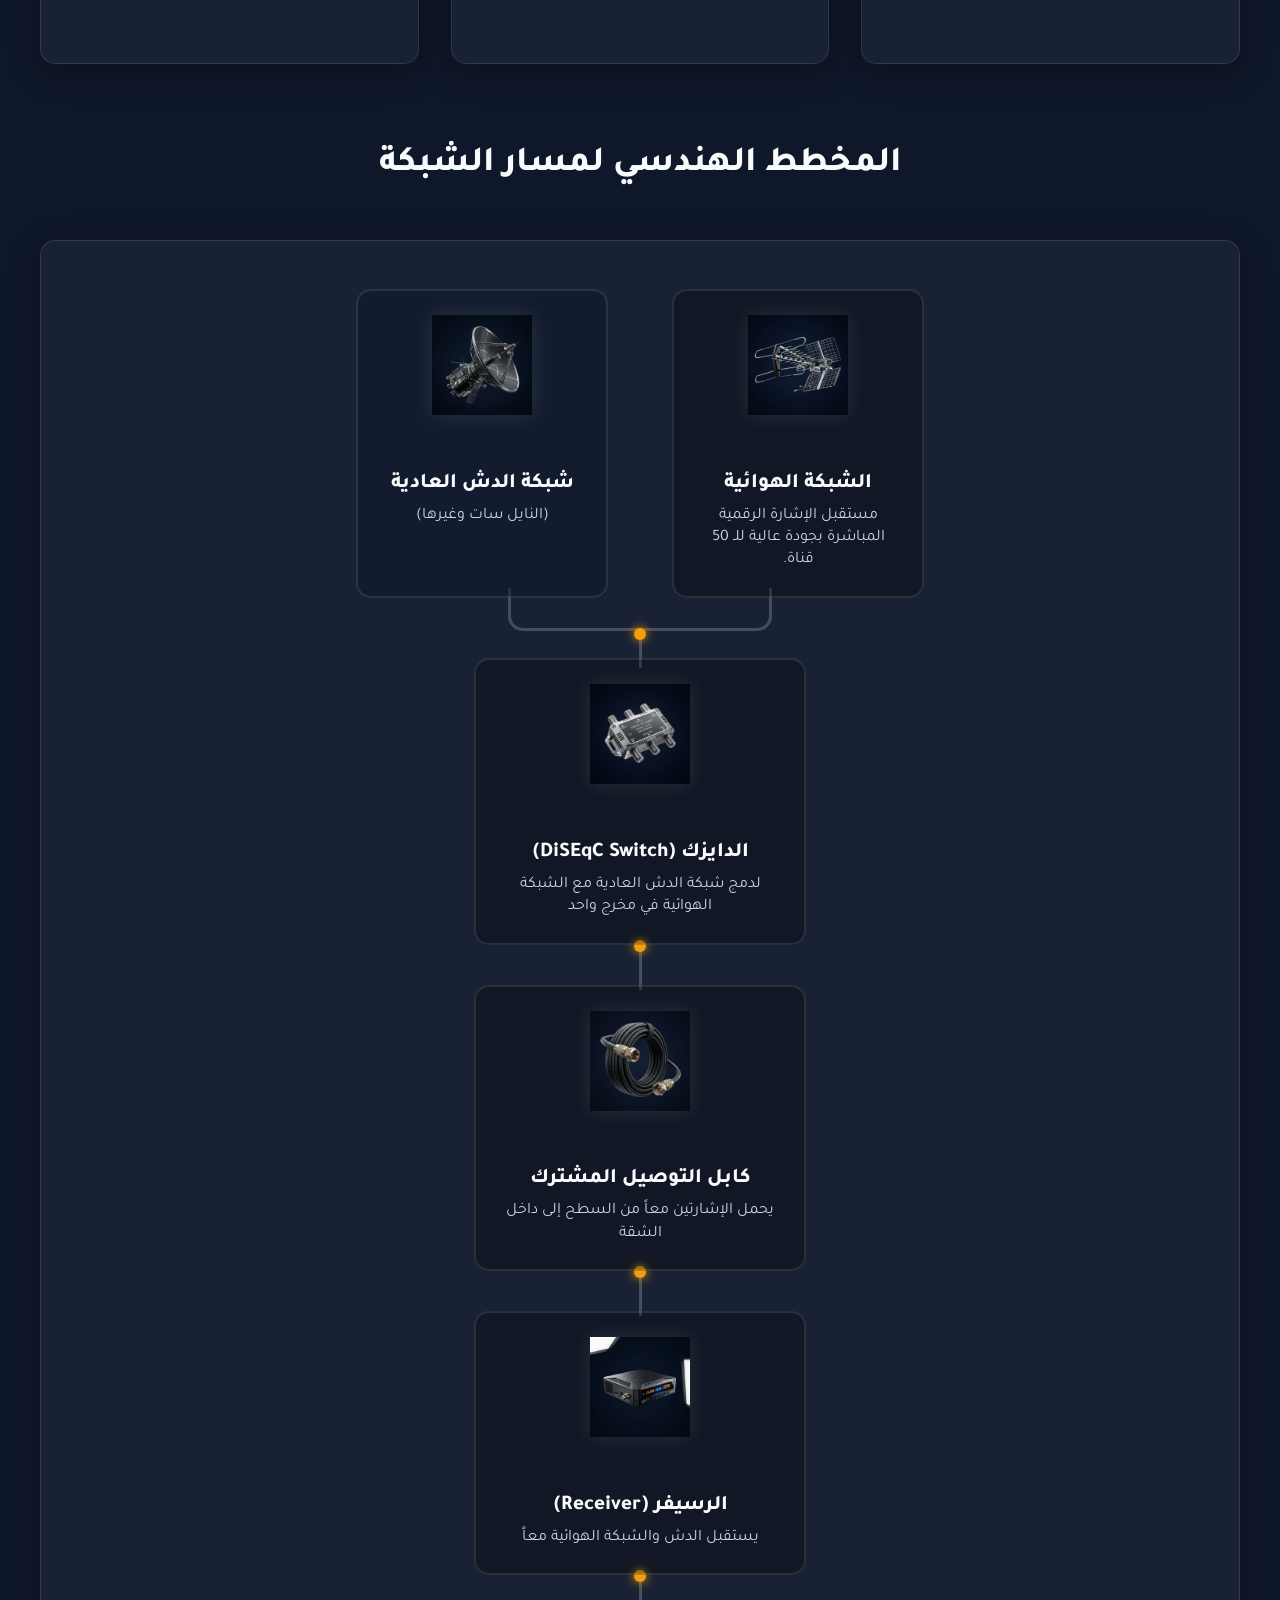
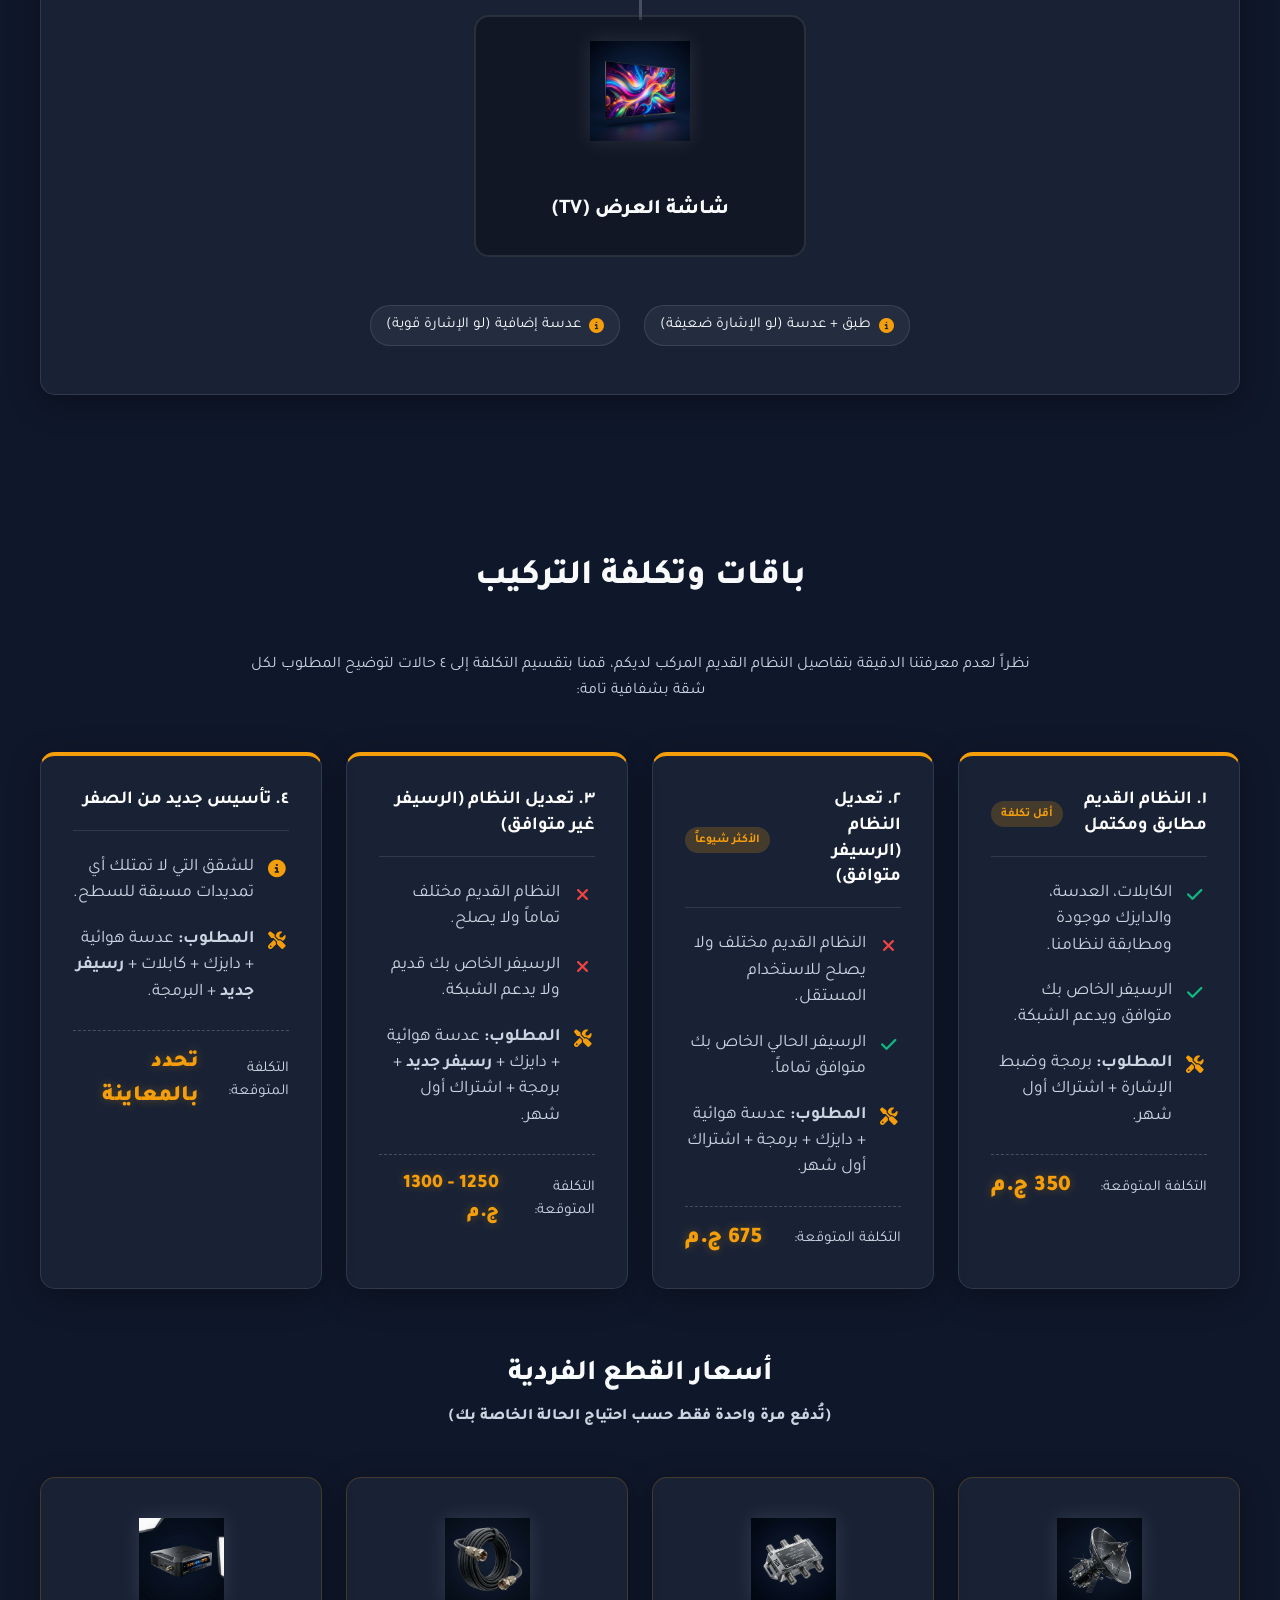
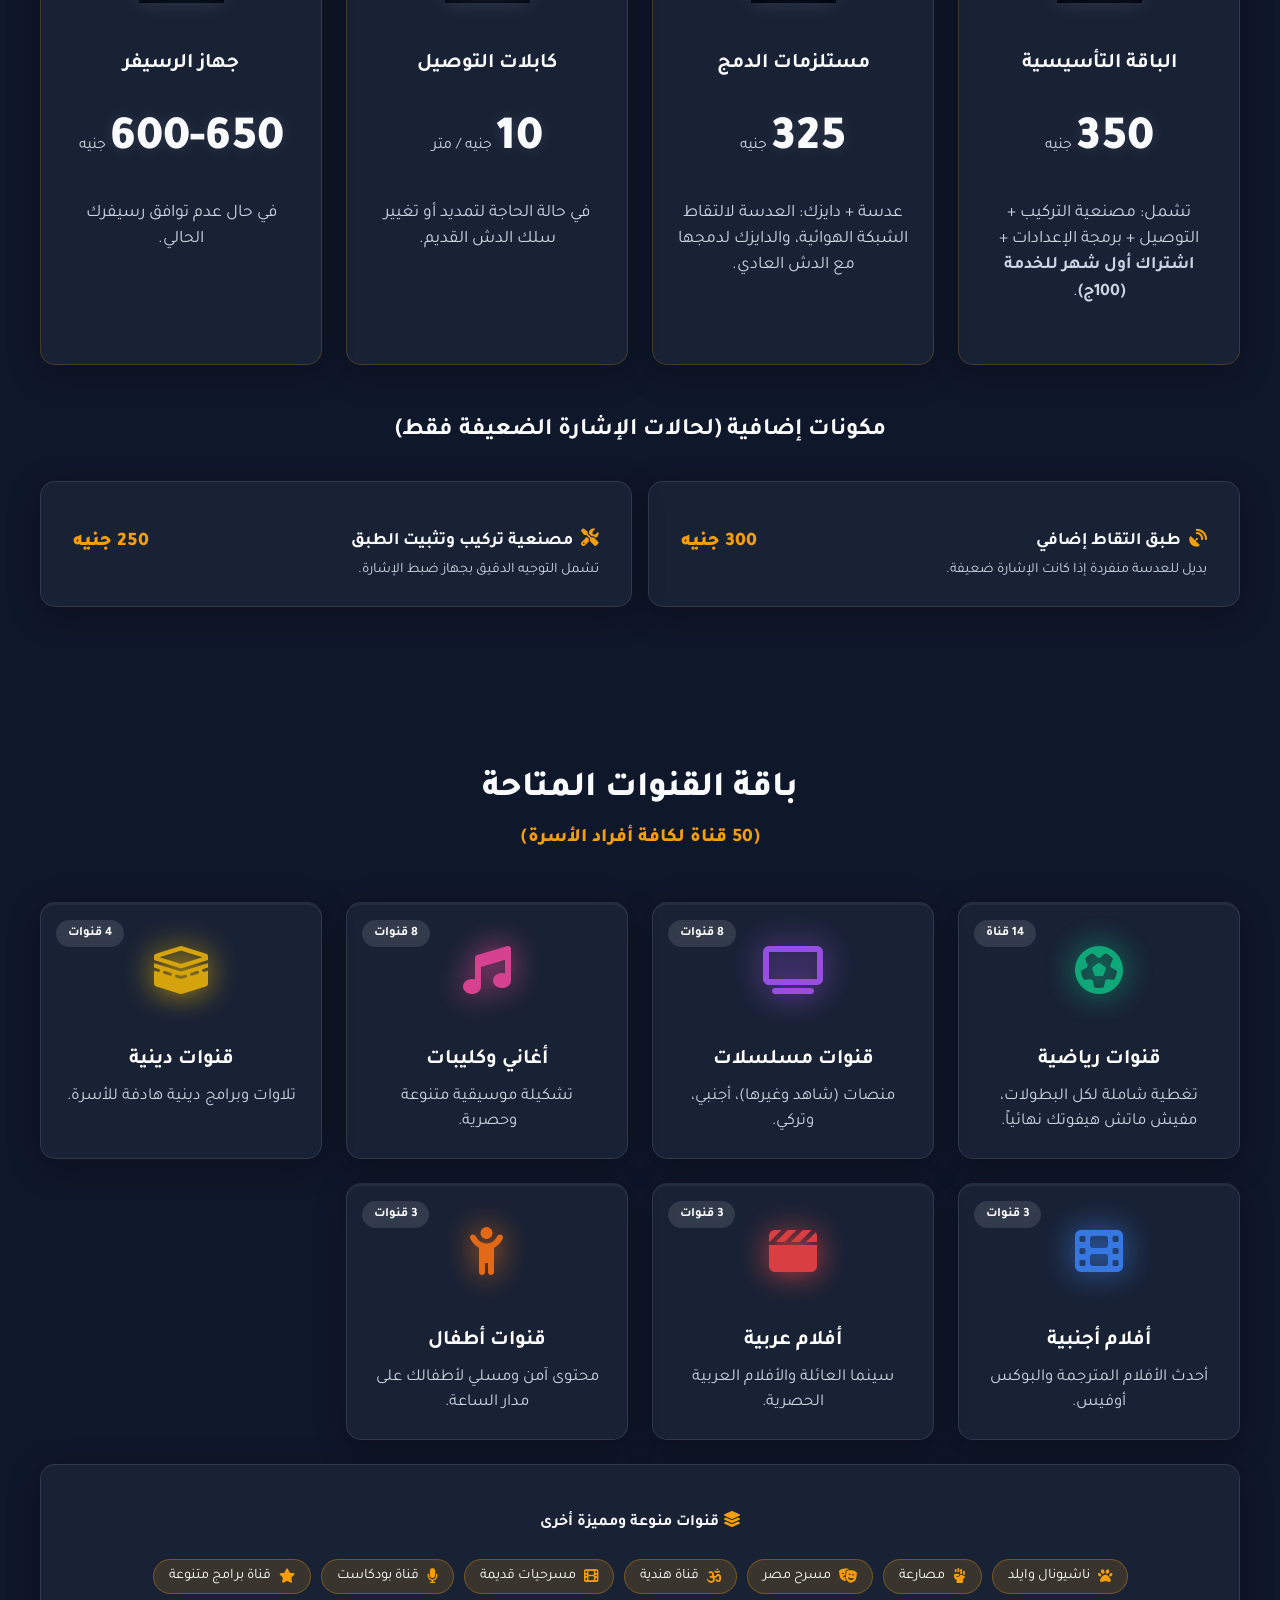
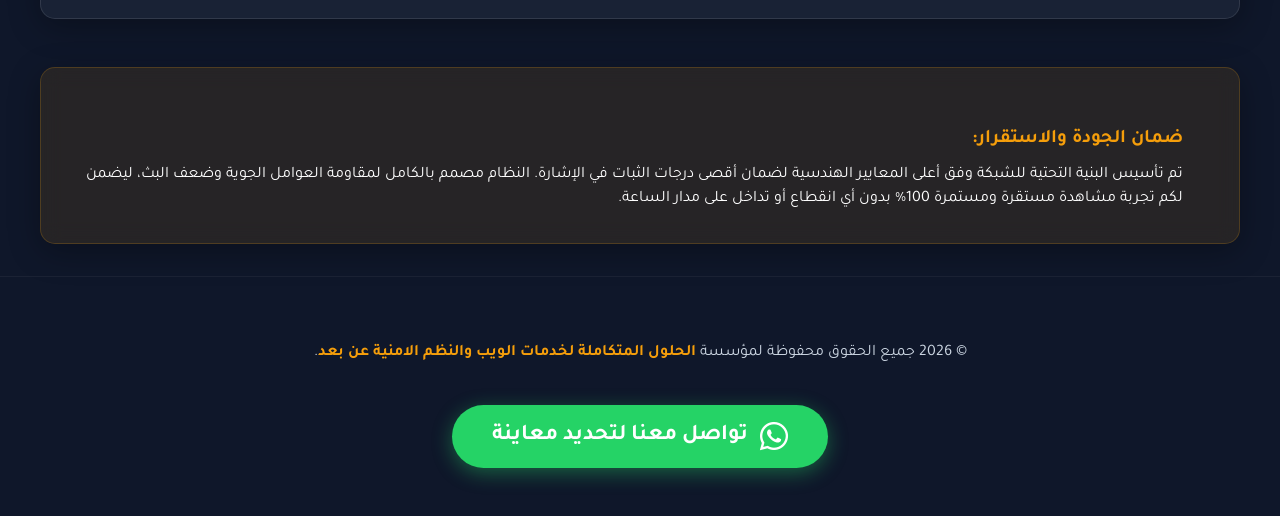
<file: tv/index.html>
<!DOCTYPE html>
<html lang="ar" dir="rtl">
<head>
    <meta charset="UTF-8">
    <meta name="viewport" content="width=device-width, initial-scale=1.0, maximum-scale=1.0, user-scalable=no">
    <title>عرض أسعار | الشبكة الهوائية المستقلة</title>
    
    <!-- Meta Tags for WhatsApp & Social Media Previews -->
    <meta name="description" content="عرض أسعار تفصيلي لتأسيس وتركيب الشبكة الهوائية المستقلة بأعلى المعايير الهندسية لضمان ثبات الإشارة.">
    <meta property="og:title" content="عرض أسعار | الشبكة الهوائية المستقلة">
    <meta property="og:description" content="عرض تفصيلي لتأسيس وتركيب شبكة الدش المركزية المستقلة، مصمم بأعلى معايير الجودة لضمان استقرار تام للإشارة بعيداً عن التداخلات المزعجة.">
    <meta property="og:type" content="website">
    <!-- هام جداً: الصورة التي ستظهر في الواتساب -->
    <meta property="og:image" content="https://3yuon.com/tv/assets/images/satellite_dish_1780864686183.png">

    <!-- Google Fonts -->
    <link rel="preconnect" href="https://fonts.googleapis.com">
    <link rel="preconnect" href="https://fonts.gstatic.com" crossorigin>
    <link href="https://fonts.googleapis.com/css2?family=Tajawal:wght@300;400;500;700;800;900&display=swap" rel="stylesheet">
    <!-- Font Awesome -->
    <link rel="stylesheet" href="https://cdnjs.cloudflare.com/ajax/libs/font-awesome/6.4.0/css/all.min.css">
    <!-- Custom CSS -->
    <link rel="stylesheet" href="style.css">
</head>
<body>
    <div class="background-effects">
        <div class="glow-circle glow-1"></div>
        <div class="glow-circle glow-2"></div>
    </div>

    <!-- Company Branding Nav -->
    <nav class="company-nav glass-panel fade-in-up">
        <div class="container nav-content">
            <div class="company-logo">
                <i class="fa-solid fa-shield-halved gold-text"></i>
                <div class="company-names">
                    <a href="https://3yuon.com" target="_blank" style="color: inherit;" class="company-main-name">الحلول المتكاملة لخدمات الويب والنظم الامنية عن بعد</a>
                    <span class="company-dept">قسم أنظمة الاستقبال والحلول الذكية</span>
                </div>
            </div>
        </div>
    </nav>

    <!-- Hero Section -->
    <header class="hero" id="home">
        <div class="container">
            <div class="hero-content fade-in-up">
                <span class="badge"><i class="fa-solid fa-satellite-dish"></i> تأسيس وتركيب شبكات الاستقبال المستقلة</span>
                <h1 class="main-title">عرض أسعار<br><span>الشبكة الهوائية</span></h1>
                
                <div class="greeting-card glass-panel">
                    <h3>جيراني الأعزاء، تحية طيبة وبعد،</h3>
                    <p>أنا جاركم (محمد فتحي)، ويسعدني تقديم هذا العرض التفصيلي لتركيب الشبكة الهوائية (لضمان استقبال <strong>50 قناة متنوعة</strong>). يعتمد النظام على عمل شبكة <strong>خاصة ومستقلة لكل شقة</strong> لتعمل جنباً إلى جنب مع شبكة الدش العادية على نفس الرسيفر وبنفس السلك، دون التعارض معها.</p>
                    <p style="margin-top: 15px; padding: 12px; background: rgba(0, 242, 255, 0.1); border-radius: 8px; border: 1px solid var(--cyan); font-weight: bold; font-size: 1.1rem; text-align: center;">
                        <i class="fa-solid fa-calendar-check" style="color: var(--cyan); margin-left: 5px;"></i> باشتراك شهري ثابت ومخفض بقيمة <strong style="color: var(--gold); font-size: 1.3rem;">100 ج.م</strong> فقط للجميع بدون أي رسوم خفية.
                    </p>
                </div>
            </div>
        </div>
    </header>

    <!-- Why Us / Features Section -->
    <section class="features-section" id="features">
        <div class="container">
            <h2 class="section-title fade-in-up">مميزات النظام المستقل<br><span>(تلافياً لمشاكل الشبكات القديمة)</span></h2>
            <div class="features-grid">
                <div class="feature-card glass-panel fade-in-up">
                    <div class="feature-icon"><i class="fa-solid fa-house-user"></i></div>
                    <h4>استقلالية تامة لكل شقة</h4>
                    <p>كل شقة لها نظامها الخاص، رسيفرها الخاص، واشتراكها المستقل. لا يوجد تحكم مركزي، ولا تتأثر بمشاكل أو أعطال الشقق الأخرى نهائياً.</p>
                </div>
                <div class="feature-card glass-panel fade-in-up" style="animation-delay: 0.2s;">
                    <div class="feature-icon"><i class="fa-solid fa-plug"></i></div>
                    <h4>لا نستخدم كهرباء العمارة</h4>
                    <p>النظام يعمل بالكامل على الطاقة البسيطة جداً الصادرة من رسيفرك داخل شقتك، مما يمنع أي استهلاك من مرافق العمارة.</p>
                </div>
                <div class="feature-card glass-panel fade-in-up" style="animation-delay: 0.4s;">
                    <div class="feature-icon"><i class="fa-solid fa-shield-halved"></i></div>
                    <h4>أمان تام للسطح والمبنى</h4>
                    <p>بصفتي جاركم، التركيب يتم تحت إشرافي بمساعدة الفنيين التابعين لمؤسسة الحلول المتكاملة، مما يضمن عدم صعود أي فنيين مجهولين للسطح، ويحافظ على ممتلكات وأمن العمارة بالكامل.</p>
                </div>
            </div>
        </div>
    </section>

    <!-- Diagram Section -->
    <section class="diagram-section" id="diagram">
        <div class="container">
            <h2 class="section-title fade-in-up">المخطط الهندسي لمسار الشبكة</h2>
            <div class="diagram-container glass-panel fade-in-up">
                <div class="diagram-grid">
                    
                    <!-- Top Row: Aerial + Dish -->
                    <div class="diagram-top-row">
                        <div class="diagram-node main-node">
                            <img src="./assets/images/aerial_antenna_1780864675466.png" alt="الشبكة الهوائية" class="node-image">
                            <h4>الشبكة الهوائية</h4>
                            <p>مستقبل الإشارة الرقمية المباشرة بجودة عالية للـ 50 قناة.</p>
                        </div>

                        <div class="diagram-node main-node alt-bg">
                            <img src="./assets/images/satellite_dish_1780864686183.png" alt="شبكة الدش العادية" class="node-image">
                            <h4>شبكة الدش العادية</h4>
                            <p>(النايل سات وغيرها)</p>
                        </div>
                    </div>

                    <!-- Y Merge Wire -->
                    <div class="wire-y">
                        <div class="wire-y-top">
                            <div class="wire-arm right"></div>
                            <div class="wire-arm left"></div>
                        </div>
                        <div class="wire-y-bottom">
                            <div class="signal-dot"></div>
                        </div>
                    </div>

                    <!-- Middle Row: DiSEqC -->
                    <div class="diagram-node diseqc-node">
                        <img src="./assets/images/diseqc_switch_1780864696598.png" alt="الدايزك" class="node-image">
                        <h4>الدايزك (DiSEqC Switch)</h4>
                        <p>لدمج شبكة الدش العادية مع الشبكة الهوائية في مخرج واحد</p>
                    </div>

                    <div class="wire-vertical">
                        <div class="signal-dot"></div>
                    </div>

                    <!-- Cable -->
                    <div class="diagram-node cable-node">
                        <img src="./assets/images/coaxial_cable_1780864706761.png" alt="كابل التوصيل" class="node-image">
                        <h4>كابل التوصيل المشترك</h4>
                        <p>يحمل الإشارتين معاً من السطح إلى داخل الشقة</p>
                    </div>

                    <div class="wire-vertical">
                        <div class="signal-dot"></div>
                    </div>

                    <!-- Receiver and TV -->
                    <div class="diagram-node receiver-node">
                        <img src="./assets/images/mini_receiver_1780864716609.png" alt="الرسيفر" class="node-image">
                        <h4>الرسيفر (Receiver)</h4>
                        <p>يستقبل الدش والشبكة الهوائية معاً</p>
                    </div>

                    <div class="wire-vertical">
                        <div class="signal-dot"></div>
                    </div>

                    <div class="diagram-node tv-node">
                        <img src="./assets/images/smart_tv_1780864727303.png" alt="شاشة العرض" class="node-image">
                        <h4>شاشة العرض (TV)</h4>
                    </div>
                </div>

                <!-- Addons Info -->
                <div class="diagram-addons">
                    <div class="addon-badge"><i class="fa-solid fa-circle-info"></i> طبق + عدسة (لو الإشارة ضعيفة)</div>
                    <div class="addon-badge"><i class="fa-solid fa-circle-info"></i> عدسة إضافية (لو الإشارة قوية)</div>
                </div>
            </div>
        </div>
    </section>

    <!-- Pricing Section -->
    <section class="pricing-section" id="pricing">
        <div class="container">
            <h2 class="section-title fade-in-up">باقات وتكلفة التركيب</h2>
            <p class="text-center fade-in-up" style="color: var(--text-muted); max-width: 800px; margin: 0 auto 3rem; line-height: 1.6;">
                نظراً لعدم معرفتنا الدقيقة بتفاصيل النظام القديم المركب لديكم، قمنا بتقسيم التكلفة إلى ٤ حالات لتوضيح المطلوب لكل شقة بشفافية تامة:
            </p>

            <div class="pricing-scenarios">
                
                <div class="pricing-scenario-card glass-panel fade-in-up">
                    <div class="pricing-header">
                        <h3>١. النظام القديم مطابق ومكتمل</h3>
                        <div class="price-badge">أقل تكلفة</div>
                    </div>
                    <ul class="pricing-features">
                        <li><i class="fa-solid fa-check text-success" style="color: #10b981;"></i> الكابلات، العدسة، والدايزك موجودة ومطابقة لنظامنا.</li>
                        <li><i class="fa-solid fa-check text-success" style="color: #10b981;"></i> الرسيفر الخاص بك متوافق ويدعم الشبكة.</li>
                        <li><i class="fa-solid fa-screwdriver-wrench text-primary" style="color: var(--primary);"></i> <strong>المطلوب:</strong> برمجة وضبط الإشارة + اشتراك أول شهر.</li>
                    </ul>
                    <div class="scenario-price-box">
                        <span class="price-label">التكلفة المتوقعة:</span>
                        <span class="price-value">350 ج.م</span>
                    </div>
                </div>

                <div class="pricing-scenario-card glass-panel fade-in-up">
                    <div class="pricing-header">
                        <h3>٢. تعديل النظام (الرسيفر متوافق)</h3>
                        <div class="price-badge">الأكثر شيوعاً</div>
                    </div>
                    <ul class="pricing-features">
                        <li><i class="fa-solid fa-xmark text-danger" style="color: #ef4444;"></i> النظام القديم مختلف ولا يصلح للاستخدام المستقل.</li>
                        <li><i class="fa-solid fa-check text-success" style="color: #10b981;"></i> الرسيفر الحالي الخاص بك متوافق تماماً.</li>
                        <li><i class="fa-solid fa-screwdriver-wrench text-primary" style="color: var(--primary);"></i> <strong>المطلوب:</strong> عدسة هوائية + دايزك + برمجة + اشتراك أول شهر.</li>
                    </ul>
                    <div class="scenario-price-box">
                        <span class="price-label">التكلفة المتوقعة:</span>
                        <span class="price-value">675 ج.م</span>
                    </div>
                </div>

                <div class="pricing-scenario-card glass-panel fade-in-up">
                    <div class="pricing-header">
                        <h3>٣. تعديل النظام (الرسيفر غير متوافق)</h3>
                    </div>
                    <ul class="pricing-features">
                        <li><i class="fa-solid fa-xmark text-danger" style="color: #ef4444;"></i> النظام القديم مختلف تماماً ولا يصلح.</li>
                        <li><i class="fa-solid fa-xmark text-danger" style="color: #ef4444;"></i> الرسيفر الخاص بك قديم ولا يدعم الشبكة.</li>
                        <li><i class="fa-solid fa-screwdriver-wrench text-primary" style="color: var(--primary);"></i> <strong>المطلوب:</strong> عدسة هوائية + دايزك + <strong>رسيفر جديد</strong> + برمجة + اشتراك أول شهر.</li>
                    </ul>
                    <div class="scenario-price-box">
                        <span class="price-label">التكلفة المتوقعة:</span>
                        <span class="price-value" style="font-size: 1.2rem;">1250 - 1300 ج.م</span>
                    </div>
                </div>

                <div class="pricing-scenario-card glass-panel fade-in-up">
                    <div class="pricing-header">
                        <h3>٤. تأسيس جديد من الصفر</h3>
                    </div>
                    <ul class="pricing-features">
                        <li><i class="fa-solid fa-info-circle text-primary" style="color: var(--primary);"></i> للشقق التي لا تمتلك أي تمديدات مسبقة للسطح.</li>
                        <li><i class="fa-solid fa-screwdriver-wrench text-primary" style="color: var(--primary);"></i> <strong>المطلوب:</strong> عدسة هوائية + دايزك + كابلات + <strong>رسيفر جديد</strong> + البرمجة.</li>
                    </ul>
                    <div class="scenario-price-box">
                        <span class="price-label">التكلفة المتوقعة:</span>
                        <span class="price-value">تحدد بالمعاينة</span>
                    </div>
                </div>

            </div>

            <h3 class="section-title fade-in-up" style="font-size: 1.8rem; margin-top: 4rem;">أسعار القطع الفردية <br><span style="font-size: 1rem; color: var(--text-muted);">(تُدفع مرة واحدة فقط حسب احتياج الحالة الخاصة بك)</span></h3>
            <div class="price-grid mt-4 fade-in-up">
                <!-- Base Package -->
                <div class="price-card glass-panel">
                    <div class="card-header">
                        <img src="./assets/images/satellite_dish_1780864686183.png" alt="الباقة التأسيسية" class="pricing-image">
                        <h3>الباقة التأسيسية</h3>
                    </div>
                    <div class="price">
                        <span class="amount">350</span>
                        <span class="currency">جنيه</span>
                    </div>
                    <p class="desc">تشمل: مصنعية التركيب + التوصيل + برمجة الإعدادات + <strong>اشتراك أول شهر للخدمة (100ج)</strong>.</p>
                </div>

                <!-- DiSEqC -->
                <div class="price-card glass-panel">
                    <div class="card-header">
                        <img src="./assets/images/diseqc_switch_1780864696598.png" alt="مستلزمات الدمج" class="pricing-image">
                        <h3>مستلزمات الدمج</h3>
                    </div>
                    <div class="price">
                        <span class="amount">325</span>
                        <span class="currency">جنيه</span>
                    </div>
                    <p class="desc">عدسة + دايزك: العدسة لالتقاط الشبكة الهوائية، والدايزك لدمجها مع الدش العادي.</p>
                </div>

                <!-- Cables -->
                <div class="price-card glass-panel">
                    <div class="card-header">
                        <img src="./assets/images/coaxial_cable_1780864706761.png" alt="كابلات التوصيل" class="pricing-image">
                        <h3>كابلات التوصيل</h3>
                    </div>
                    <div class="price">
                        <span class="amount">10</span>
                        <span class="currency">جنيه / متر</span>
                    </div>
                    <p class="desc">في حالة الحاجة لتمديد أو تغيير سلك الدش القديم.</p>
                </div>

                <!-- Receiver -->
                <div class="price-card glass-panel">
                    <div class="card-header">
                        <img src="./assets/images/mini_receiver_1780864716609.png" alt="جهاز الرسيفر" class="pricing-image">
                        <h3>جهاز الرسيفر</h3>
                    </div>
                    <div class="price">
                        <span class="amount">600-650</span>
                        <span class="currency">جنيه</span>
                    </div>
                    <p class="desc">في حال عدم توافق رسيفرك الحالي.</p>
                </div>
            </div>

            <h3 class="subsection-title fade-in-up">مكونات إضافية <span class="muted">(لحالات الإشارة الضعيفة فقط)</span></h3>
            <div class="addons-grid fade-in-up">
                <div class="addon-card glass-panel">
                    <div class="addon-info">
                        <h4><i class="fa-solid fa-satellite-dish gold-text" style="margin-left: 8px;"></i>طبق التقاط إضافي</h4>
                        <p>بديل للعدسة منفردة إذا كانت الإشارة ضعيفة.</p>
                    </div>
                    <div class="addon-price">300 جنيه</div>
                </div>
                <div class="addon-card glass-panel">
                    <div class="addon-info">
                        <h4><i class="fa-solid fa-screwdriver-wrench gold-text" style="margin-left: 8px;"></i>مصنعية تركيب وتثبيت الطبق</h4>
                        <p>تشمل التوجيه الدقيق بجهاز ضبط الإشارة.</p>
                    </div>
                    <div class="addon-price">250 جنيه</div>
                </div>
            </div>
        </div>
    </section>

    <!-- Channels Section -->
    <section class="channels-section" id="channels">
        <div class="container">
            <h2 class="section-title fade-in-up">باقة القنوات المتاحة<br><span>(50 قناة لكافة أفراد الأسرة)</span></h2>
            
            <div class="channels-grid">
                <!-- Sports -->
                <div class="channel-card glass-panel fade-in-up">
                    <div class="card-count-badge">14 قناة</div>
                    <div class="card-icon" style="color: #10b981;"><i class="fa-solid fa-futbol"></i></div>
                    <div class="cat-details">
                        <h4>قنوات رياضية</h4>
                        <p>تغطية شاملة لكل البطولات، مفيش ماتش هيفوتك نهائياً.</p>
                    </div>
                </div>

                <!-- Series -->
                <div class="channel-card glass-panel fade-in-up" style="animation-delay: 0.1s;">
                    <div class="card-count-badge">8 قنوات</div>
                    <div class="card-icon" style="color: #a855f7;"><i class="fa-solid fa-tv"></i></div>
                    <div class="cat-details">
                        <h4>قنوات مسلسلات</h4>
                        <p>منصات (شاهد وغيرها)، أجنبي، وتركي.</p>
                    </div>
                </div>

                <!-- Music -->
                <div class="channel-card glass-panel fade-in-up" style="animation-delay: 0.2s;">
                    <div class="card-count-badge">8 قنوات</div>
                    <div class="card-icon" style="color: #ec4899;"><i class="fa-solid fa-music"></i></div>
                    <div class="cat-details">
                        <h4>أغاني وكليبات</h4>
                        <p>تشكيلة موسيقية متنوعة وحصرية.</p>
                    </div>
                </div>

                <!-- Religion -->
                <div class="channel-card glass-panel fade-in-up" style="animation-delay: 0.3s;">
                    <div class="card-count-badge">4 قنوات</div>
                    <div class="card-icon" style="color: #eab308;"><i class="fa-solid fa-kaaba"></i></div>
                    <div class="cat-details">
                        <h4>قنوات دينية</h4>
                        <p>تلاوات وبرامج دينية هادفة للأسرة.</p>
                    </div>
                </div>

                <!-- Foreign Movies -->
                <div class="channel-card glass-panel fade-in-up">
                    <div class="card-count-badge">3 قنوات</div>
                    <div class="card-icon" style="color: #3b82f6;"><i class="fa-solid fa-film"></i></div>
                    <div class="cat-details">
                        <h4>أفلام أجنبية</h4>
                        <p>أحدث الأفلام المترجمة والبوكس أوفيس.</p>
                    </div>
                </div>

                <!-- Arabic Movies -->
                <div class="channel-card glass-panel fade-in-up" style="animation-delay: 0.1s;">
                    <div class="card-count-badge">3 قنوات</div>
                    <div class="card-icon" style="color: #ef4444;"><i class="fa-solid fa-clapperboard"></i></div>
                    <div class="cat-details">
                        <h4>أفلام عربية</h4>
                        <p>سينما العائلة والأفلام العربية الحصرية.</p>
                    </div>
                </div>

                <!-- Kids -->
                <div class="channel-card glass-panel fade-in-up" style="animation-delay: 0.2s;">
                    <div class="card-count-badge">3 قنوات</div>
                    <div class="card-icon" style="color: #f97316;"><i class="fa-solid fa-child-reaching"></i></div>
                    <div class="cat-details">
                        <h4>قنوات أطفال</h4>
                        <p>محتوى آمن ومسلي لأطفالك على مدار الساعة.</p>
                    </div>
                </div>
            </div>

            <!-- Tags for singles -->
            <div class="misc-channels glass-panel fade-in-up mt-4">
                <h4 class="mb-4 text-center"><i class="fa-solid fa-layer-group text-primary"></i> قنوات منوعة ومميزة أخرى</h4>
                <div class="channel-tags">
                    <span class="c-tag"><i class="fa-solid fa-paw"></i> ناشيونال وايلد</span>
                    <span class="c-tag"><i class="fa-solid fa-hand-fist"></i> مصارعة</span>
                    <span class="c-tag"><i class="fa-solid fa-masks-theater"></i> مسرح مصر</span>
                    <span class="c-tag"><i class="fa-solid fa-om"></i> قناة هندية</span>
                    <span class="c-tag"><i class="fa-solid fa-film"></i> مسرحيات قديمة</span>
                    <span class="c-tag"><i class="fa-solid fa-microphone"></i> قناة بودكاست</span>
                    <span class="c-tag"><i class="fa-solid fa-star"></i> قناة برامج متنوعة</span>
                </div>
            </div>

            <div class="alert-box glass-panel fade-in-up">
                <i class="fa-solid fa-shield-check alert-icon"></i>
                <div>
                    <h4>ضمان الجودة والاستقرار:</h4>
                    <p>تم تأسيس البنية التحتية للشبكة وفق أعلى المعايير الهندسية لضمان أقصى درجات الثبات في الإشارة. النظام مصمم بالكامل لمقاومة العوامل الجوية وضعف البث، ليضمن لكم تجربة مشاهدة مستقرة ومستمرة 100% بدون أي انقطاع أو تداخل على مدار الساعة.</p>
                </div>
            </div>
        </div>
    </section>

    <!-- Footer & CTA -->
    <footer>
        <div class="container text-center">
            <p class="copyright">© 2026 جميع الحقوق محفوظة لمؤسسة <a href="https://3yuon.com" target="_blank" class="gold-text">الحلول المتكاملة لخدمات الويب والنظم الامنية عن بعد</a>.</p>
            
            <a href="https://wa.me/201090921815" class="footer-whatsapp" target="_blank" title="تواصل عبر واتساب">
                <i class="fa-brands fa-whatsapp"></i>
                <span>تواصل معنا لتحديد معاينة</span>
            </a>
        </div>
    </footer>

    <script src="script.js"></script>

    <!-- Tawk.to Background Tracking (Hidden Widget) -->
    <style>
        /* Force hide Tawk.to completely from the DOM before it loads */
        iframe[src*="tawk.to"],
        iframe[title*="chat widget"] {
            opacity: 0 !important;
            visibility: hidden !important;
            pointer-events: none !important;
            position: absolute !important;
            left: -9999px !important;
        }
    </style>
    <script type="text/javascript">
    var Tawk_API=Tawk_API||{}, Tawk_LoadStart=new Date();
    
    // Throw it off-screen to prevent any visual flash
    Tawk_API.customStyle = {
        visibility: {
            desktop: { xOffset: '-9999px', yOffset: '-9999px' },
            mobile: { xOffset: '-9999px', yOffset: '-9999px' }
        }
    };

    // Hide the widget completely via API as a fallback
    Tawk_API.onLoad = function(){
        Tawk_API.hideWidget();
    };

    (function(){
    var s1=document.createElement("script"),s0=document.getElementsByTagName("script")[0];
    s1.async=true;
    s1.src='https://embed.tawk.to/69a14c753ed46b1c34affa79/1jif15b13';
    s1.charset='UTF-8';
    s1.setAttribute('crossorigin','*');
    s0.parentNode.insertBefore(s1,s0);
    })();
    </script>
</body>
</html>
</file>
<file: tv/style.css>
/* ==========================================================================
   Variables & Base (Dark Theme)
   ========================================================================== */
:root {
    --primary: #f59e0b;
    --primary-dark: #d97706;
    --bg-color: #0f172a;
    --text-color: #f8fafc;
    --text-muted: #cbd5e1;
    --glass-bg: rgba(30, 41, 59, 0.7);
    --glass-border: rgba(255, 255, 255, 0.1);
    --box-shadow: 0 8px 32px rgba(0, 0, 0, 0.3);
}

html, body {
    scroll-behavior: smooth;
    font-size: 16px;
    width: 100%;
    min-height: 100%;
    margin: 0;
    padding: 0;
}

body {
    font-family: 'Tajawal', 'Segoe UI', Tahoma, Geneva, Verdana, sans-serif;
    background-color: var(--bg-color);
    color: var(--text-color);
    line-height: 1.5;
    overflow-x: hidden;
    margin: 0;
    padding: 0;
}

a {
    text-decoration: none;
    color: var(--primary);
}

/* ==========================================================================
   Utility Classes
   ========================================================================== */
.container {
    max-width: 1200px;
    margin: 0 auto;
    padding: 0 20px;
}

.text-center { text-align: center; }
.mt-3 { margin-top: 1rem; }
.mt-4 { margin-top: 1.5rem; }
.mt-5 { margin-top: 3rem; }
.mb-3 { margin-bottom: 1rem; }
.mb-4 { margin-bottom: 1.5rem; }
.mb-5 { margin-bottom: 3rem; }
.text-primary { color: var(--primary); }
.text-success { color: #10b981; }
.text-danger { color: #ef4444; }
.text-muted { color: var(--text-muted); }

.glass-panel {
    background: var(--glass-bg);
    border: 1px solid var(--glass-border);
    border-radius: 15px;
    box-shadow: var(--box-shadow);
    backdrop-filter: blur(10px);
    -webkit-backdrop-filter: blur(10px);
}

.gold-text {
    color: var(--primary);
    font-weight: bold;
}

.section-title {
    text-align: center;
    font-size: 2.2rem;
    font-weight: 800;
    margin-bottom: 3rem;
    position: relative;
    color: var(--text-color);
}

.section-title span {
    display: block;
    font-size: 1.2rem;
    color: var(--primary);
    margin-top: 0.5rem;
}

.subsection-title {
    text-align: center;
    font-size: 1.5rem;
    font-weight: 700;
    margin: 3rem 0 2rem;
    color: var(--text-color);
}

/* ==========================================================================
   Background Effects
   ========================================================================== */
.background-effects {
    position: fixed;
    top: 0; left: 0; width: 100%; height: 100%;
    z-index: -1;
    overflow: hidden;
    pointer-events: none;
    background: radial-gradient(circle at top right, #1e293b 0%, #0f172a 100%);
}

.glow-circle {
    position: absolute;
    border-radius: 50%;
    filter: blur(100px);
    opacity: 0.15;
}

.glow-1 {
    top: -10%; left: -10%;
    width: 50vw; height: 50vw;
    background: var(--primary);
}

.glow-2 {
    bottom: -20%; right: -10%;
    width: 60vw; height: 60vw;
    background: #3b82f6;
}

/* ==========================================================================
   Company Branding Nav
   ========================================================================== */
.company-nav {
    border-radius: 0 0 20px 20px;
    border-top: none;
    padding: 1rem 0;
    margin: 0 auto;
    position: fixed;
    top: 0; left: 0; right: 0;
    max-width: 1200px;
    z-index: 1000;
    transition: all 0.3s ease;
}

.company-nav.scrolled {
    padding: 0.5rem 0;
    background: rgba(15, 23, 42, 0.95);
    box-shadow: 0 4px 20px rgba(0,0,0,0.5);
}

.nav-content {
    display: flex;
    justify-content: center;
    align-items: center;
}

.company-logo {
    display: flex;
    align-items: center;
    gap: 15px;
}

.company-logo i {
    font-size: 2rem;
    transition: all 0.3s ease;
}

.company-nav.scrolled .company-logo i {
    font-size: 1.5rem;
}

.company-names {
    display: flex;
    flex-direction: column;
    justify-content: center;
}

.company-main-name {
    font-size: 1.1rem;
    font-weight: 800;
    color: var(--text-color);
    line-height: 1.2;
}

.company-dept {
    font-size: 0.85rem;
    color: var(--text-muted);
    transition: all 0.3s ease;
}

.company-nav.scrolled .company-dept {
    display: none;
}

/* ==========================================================================
   Hero Section
   ========================================================================== */
.hero {
    padding: 10rem 0 4rem;
}

.hero-content {
    max-width: 800px;
    margin: 0 auto;
    text-align: center;
}

.badge {
    background: rgba(245, 158, 11, 0.1);
    color: var(--primary);
    padding: 8px 16px;
    border-radius: 20px;
    font-weight: bold;
    display: inline-flex;
    align-items: center;
    gap: 8px;
    margin-bottom: 2rem;
    font-size: 1rem;
    border: 1px solid rgba(245, 158, 11, 0.2);
}

.main-title {
    font-size: 3.5rem;
    font-weight: 900;
    margin-bottom: 2rem;
    line-height: 1.2;
    color: var(--text-color);
}

.main-title span {
    color: var(--primary);
}

.greeting-card {
    text-align: right;
    padding: 2.5rem;
    border-radius: 15px;
    border-right: 5px solid var(--primary);
    margin-top: 2rem;
    font-size: 1.3rem;
    font-weight: 500;
    color: var(--text-color);
    line-height: 1.6;
}

.greeting-card h3 {
    color: var(--primary);
    margin-bottom: 1rem;
    font-size: 1.8rem;
}

/* ==========================================================================
   Features Section
   ========================================================================== */
.features-section {
    padding: 4rem 0;
}

.features-grid {
    display: grid;
    grid-template-columns: repeat(auto-fit, minmax(300px, 1fr));
    gap: 2rem;
}

.feature-card {
    text-align: center;
    padding: 2.5rem;
    height: 100%;
    border: 1px solid rgba(255, 255, 255, 0.1);
    border-radius: 15px;
    transition: all 0.3s ease;
}

.feature-card:hover {
    transform: translateY(-5px);
    border-color: rgba(245, 158, 11, 0.3);
    box-shadow: 0 15px 35px rgba(0, 0, 0, 0.5);
}

.feature-icon {
    font-size: 3.5rem;
    color: var(--primary);
    margin-bottom: 1.5rem;
    filter: drop-shadow(0 0 10px rgba(245, 158, 11, 0.3));
}

.feature-card h4 {
    font-size: 1.4rem;
    margin-bottom: 1rem;
    color: var(--text-color);
}

.feature-card p {
    color: var(--text-muted);
    font-size: 1.15rem;
    line-height: 1.6;
}

/* ==========================================================================
   Diagram Section
   ========================================================================== */
.diagram-section {
    padding: 4rem 0;
}

.diagram-container {
    padding: 3rem 1.5rem;
    text-align: center;
}

.diagram-grid {
    display: flex;
    flex-direction: column;
    align-items: center;
    gap: 0;
}

.diagram-top-row {
    display: flex;
    justify-content: center;
    gap: 4rem;
    width: 100%;
}

.diagram-node {
    background: rgba(0, 0, 0, 0.3);
    border: 2px solid var(--glass-border);
    padding: 1.5rem;
    border-radius: 15px;
    text-align: center;
    position: relative;
    z-index: 2;
    width: 85%;
    max-width: 280px;
}

.diagram-top-row .diagram-node {
    width: 200px;
}

.diagram-node.alt-bg {
    background: rgba(15, 23, 42, 0.5);
}

.node-image {
    width: 100px;
    height: 100px;
    object-fit: contain;
    margin-bottom: 1rem;
    filter: drop-shadow(0 0 10px rgba(255,255,255,0.1));
}

.diagram-node h4 {
    font-size: 1.3rem;
    margin-bottom: 5px;
    color: var(--text-color);
    font-weight: 800;
}

.diagram-node p {
    font-size: 1rem;
    color: var(--text-muted);
    margin: 0;
    line-height: 1.4;
}

/* Wiring */
.wire-y {
    display: flex;
    flex-direction: column;
    align-items: center;
    width: 100%;
    margin: -10px 0;
    z-index: 1;
}

.wire-y-top {
    display: flex;
    justify-content: center;
    width: calc(200px + 4rem);
    height: 40px;
}

.wire-arm {
    width: 50%;
    height: 100%;
    border-bottom: 3px solid rgba(255,255,255,0.2);
}

.wire-arm.right {
    border-right: 3px solid rgba(255,255,255,0.2);
    border-bottom-right-radius: 15px;
}

.wire-arm.left {
    border-left: 3px solid rgba(255,255,255,0.2);
    border-bottom-left-radius: 15px;
}

.wire-y-bottom {
    width: 3px;
    height: 40px;
    background: rgba(255,255,255,0.2);
    position: relative;
}

.wire-vertical {
    width: 3px;
    height: 50px;
    background: rgba(255,255,255,0.2);
    margin: -5px 0;
    z-index: 1;
    position: relative;
}

.signal-dot {
    width: 12px;
    height: 12px;
    background: var(--primary);
    border-radius: 50%;
    position: absolute;
    left: 50%;
    transform: translateX(-50%);
    animation: flowDown 2s infinite linear;
    box-shadow: 0 0 10px var(--primary);
}

@keyframes flowDown {
    0% { top: 0; opacity: 0; }
    20% { opacity: 1; }
    80% { opacity: 1; }
    100% { top: 100%; opacity: 0; }
}

.diagram-addons {
    margin-top: 3rem;
    display: flex;
    justify-content: center;
    gap: 1.5rem;
    flex-wrap: wrap;
}

.addon-badge {
    background: rgba(255,255,255,0.05);
    border: 1px solid rgba(255,255,255,0.1);
    padding: 8px 15px;
    border-radius: 20px;
    font-size: 0.95rem;
    display: flex;
    align-items: center;
    gap: 8px;
    color: var(--text-color);
}
.addon-badge i {
    color: var(--primary);
}

/* ==========================================================================
   Pricing Section
   ========================================================================== */
.pricing-section {
    padding: 4rem 0;
}

.pricing-scenarios {
    display: grid;
    grid-template-columns: repeat(auto-fit, minmax(260px, 1fr));
    gap: 1.5rem;
    margin-bottom: 2rem;
}

.pricing-scenario-card {
    padding: 2rem;
    position: relative;
    border: 1px solid rgba(255, 255, 255, 0.1);
    border-top: 4px solid var(--primary);
    border-radius: 15px;
    transition: all 0.3s ease;
}

.pricing-scenario-card:hover {
    transform: translateY(-5px);
    box-shadow: 0 15px 40px rgba(245, 158, 11, 0.15);
    border-color: rgba(245, 158, 11, 0.3);
}

.pricing-header {
    display: flex;
    justify-content: space-between;
    align-items: center;
    margin-bottom: 1.5rem;
    border-bottom: 1px solid rgba(255,255,255,0.1);
    padding-bottom: 1rem;
}

.pricing-header h3 {
    font-size: 1.15rem;
    color: #fff;
    margin: 0;
    line-height: 1.4;
}

.price-badge {
    background: rgba(245, 158, 11, 0.2);
    color: var(--primary);
    padding: 4px 10px;
    border-radius: 20px;
    font-size: 0.75rem;
    font-weight: bold;
    white-space: nowrap;
    margin-right: 10px;
}

.pricing-features {
    list-style: none;
    padding: 0;
    margin: 0;
}

.pricing-features li {
    margin-bottom: 1.2rem;
    font-size: 1.1rem;
    color: var(--text-muted);
    line-height: 1.5;
    position: relative;
    padding-right: 35px;
}

.pricing-features li i {
    position: absolute;
    right: 0;
    top: 5px;
    width: 25px;
    text-align: center;
}

.scenario-price-box {
    margin-top: 1.5rem;
    padding-top: 1rem;
    border-top: 1px dashed rgba(255,255,255,0.2);
    display: flex;
    justify-content: space-between;
    align-items: center;
}

.scenario-price-box .price-label {
    font-size: 0.95rem;
    color: var(--text-muted);
}

.scenario-price-box .price-value {
    font-size: 1.4rem;
    font-weight: 900;
    color: var(--primary);
    text-shadow: 0 0 10px rgba(245, 158, 11, 0.3);
}

.price-grid {
    display: grid;
    grid-template-columns: repeat(auto-fit, minmax(250px, 1fr));
    gap: 1.5rem;
}

.price-card {
    padding: 2.5rem 1.5rem;
    text-align: center;
    position: relative;
    overflow: hidden;
    border-radius: 15px;
    border: 1px solid rgba(245, 158, 11, 0.2);
    transition: all 0.3s ease;
}

.price-card:hover {
    border-color: rgba(245, 158, 11, 0.6);
    box-shadow: 0 10px 30px rgba(245, 158, 11, 0.15);
    transform: translateY(-5px);
}

.card-header {
    margin-bottom: 1.5rem;
}

.card-header i {
    font-size: 2.5rem;
    margin-bottom: 1rem;
    filter: drop-shadow(0 0 10px rgba(245, 158, 11, 0.3));
}

.card-header .pricing-image {
    width: 85px;
    height: 85px;
    object-fit: contain;
    margin-bottom: 1rem;
    filter: drop-shadow(0 0 10px rgba(255,255,255,0.1));
}

.card-header h3 {
    font-size: 1.3rem;
    color: var(--text-color);
}

.price {
    margin-bottom: 1.5rem;
}

.price .amount {
    font-size: 3rem;
    font-weight: 900;
    color: var(--text-color);
    text-shadow: 0 0 15px rgba(255,255,255,0.1);
}

.price .currency {
    font-size: 1rem;
    color: var(--text-muted);
}

.price-card .desc {
    color: var(--text-muted);
    font-size: 1.1rem;
    line-height: 1.5;
}

.addons-grid {
    display: grid;
    grid-template-columns: repeat(auto-fit, minmax(300px, 1fr));
    gap: 1rem;
}

.addon-card {
    display: flex;
    justify-content: space-between;
    align-items: center;
    padding: 1.5rem 2rem;
    border-radius: 15px;
    border: 1px solid rgba(255, 255, 255, 0.1);
    transition: all 0.3s ease;
}

.addon-card:hover {
    border-color: rgba(245, 158, 11, 0.4);
    transform: scale(1.02);
    box-shadow: 0 8px 25px rgba(0, 0, 0, 0.4);
}

.addon-info h4 {
    font-size: 1.1rem;
    margin-bottom: 5px;
    color: var(--text-color);
}

.addon-info p {
    color: var(--text-muted);
    font-size: 0.9rem;
    margin: 0;
}

.addon-price {
    font-weight: 900;
    color: var(--primary);
    font-size: 1.2rem;
    flex-shrink: 0;
    margin-right: 15px;
}

/* ==========================================================================
   Channels Section
   ========================================================================== */
.channels-section {
    padding: 4rem 0 2rem;
}

.channels-grid {
    display: grid;
    grid-template-columns: repeat(auto-fit, minmax(260px, 1fr));
    gap: 1.5rem;
    background: none;
    padding: 0;
}

.channel-card {
    position: relative;
    padding: 2.5rem 1.5rem 1.5rem;
    border-radius: 15px;
    text-align: center;
    border-top: 3px solid rgba(255,255,255,0.05);
    transition: transform 0.3s ease, border-color 0.3s ease;
}

.channel-card:hover {
    transform: translateY(-5px);
    border-color: var(--primary);
}

.card-count-badge {
    position: absolute;
    top: 15px;
    left: 15px;
    background: rgba(255,255,255,0.1);
    color: #fff;
    padding: 4px 12px;
    border-radius: 20px;
    font-size: 0.8rem;
    font-weight: bold;
    backdrop-filter: blur(5px);
}

.card-icon {
    font-size: 3rem;
    margin-bottom: 1.5rem;
    filter: drop-shadow(0 0 15px currentColor);
    opacity: 0.9;
}

.channel-card h4 {
    font-size: 1.3rem;
    margin-bottom: 0.5rem;
    color: #fff;
}

.channel-card p {
    color: var(--text-muted);
    font-size: 1.05rem;
    margin: 0;
}

/* Misc Channels Tags */
.misc-channels {
    padding: 1.5rem;
    border-radius: 15px;
    margin-top: 1.5rem;
}

.channel-tags {
    display: flex;
    flex-wrap: wrap;
    gap: 10px;
    justify-content: center;
}

.c-tag {
    background: rgba(245, 158, 11, 0.15);
    color: #fff;
    border: 1px solid rgba(245, 158, 11, 0.3);
    padding: 6px 15px;
    border-radius: 20px;
    font-size: 0.9rem;
    display: flex;
    align-items: center;
    gap: 8px;
    transition: all 0.3s ease;
}

.c-tag i {
    color: var(--primary);
}

.c-tag:hover {
    background: var(--primary);
    color: #000;
}

.c-tag:hover i {
    color: #000;
}

.alert-box {
    margin-top: 3rem;
    padding: 2rem;
    display: flex;
    align-items: flex-start;
    gap: 1.5rem;
    background: rgba(245, 158, 11, 0.1);
    border: 1px solid rgba(245, 158, 11, 0.2);
}

.alert-icon {
    font-size: 2.5rem;
    color: var(--primary);
    filter: drop-shadow(0 0 10px rgba(245, 158, 11, 0.3));
}

.alert-box h4 {
    color: var(--primary);
    margin-bottom: 0.5rem;
    font-size: 1.2rem;
}

.alert-box p {
    color: #fff;
    margin: 0;
    font-size: 1rem;
}

/* ==========================================================================
   Footer & CTA
   ========================================================================== */
footer {
    padding: 3rem 0;
    border-top: 1px solid rgba(255,255,255,0.05);
}

footer p {
    color: var(--text-muted);
}

.footer-whatsapp {
    display: inline-flex;
    align-items: center;
    justify-content: center;
    gap: 12px;
    background: #25D366;
    color: #fff;
    padding: 15px 40px;
    border-radius: 50px;
    font-size: 1.4rem;
    font-weight: bold;
    margin-top: 1.5rem;
    transition: all 0.3s ease;
    box-shadow: 0 5px 20px rgba(37, 211, 102, 0.4);
}

.footer-whatsapp:hover {
    transform: translateY(-5px) scale(1.05);
    box-shadow: 0 10px 30px rgba(37, 211, 102, 0.6);
    color: #fff;
}

.footer-whatsapp i {
    font-size: 2rem;
}

/* ==========================================================================
   Animations
   ========================================================================== */
.fade-in-up {
    opacity: 0;
    transform: translateY(30px);
    transition: opacity 0.8s ease-out, transform 0.8s ease-out;
}

.fade-in-up.visible {
    opacity: 1 !important;
    transform: translateY(0) !important;
}

/* ==========================================================================
   Responsive
   ========================================================================== */
@media (max-width: 768px) {
    .hero {
        min-height: auto;
        padding: 7rem 0 2rem;
        align-items: flex-start;
    }

    .features-section, .diagram-section, .pricing-section, .channels-section {
        padding: 2.5rem 0;
    }

    .section-title {
        margin-bottom: 2rem;
    }

    .features-grid, .pricing-scenarios, .price-grid {
        display: flex;
        flex-direction: column;
        gap: 1.5rem;
    }

    .main-title {
        font-size: 2.5rem;
    }

    .feature-card {
        padding: 1.5rem;
        height: auto;
    }

    .feature-icon {
        font-size: 2.5rem;
        margin-bottom: 1rem;
    }
    
    .diagram-top-row {
        flex-direction: row;
        justify-content: center;
        gap: 15px;
        width: 100%;
    }

    .diagram-top-row .diagram-node {
        width: 48%;
        padding: 1rem 0.5rem;
    }

    .diagram-node .node-image {
        width: 100px;
        height: 100px;
        margin-bottom: 1rem;
    }

    .diagram-node h4 {
        font-size: 1.15rem;
    }

    .diagram-node p {
        font-size: 0.95rem;
        line-height: 1.4;
    }

    .wire-y-top {
        width: 50%;
        height: 20px;
    }

    .wire-arm.right, .wire-arm.left {
        width: 50%;
        height: 100%;
        border-bottom: 3px solid rgba(255,255,255,0.2);
        position: static;
        background: transparent;
    }

    .wire-arm.right { border-right: 3px solid rgba(255,255,255,0.2); }
    .wire-arm.left { border-left: 3px solid rgba(255,255,255,0.2); }

    .wire-vertical {
        height: 20px;
    }

    .footer-whatsapp {
        padding: 12px 30px;
        font-size: 1.2rem;
    }
}
</file>
